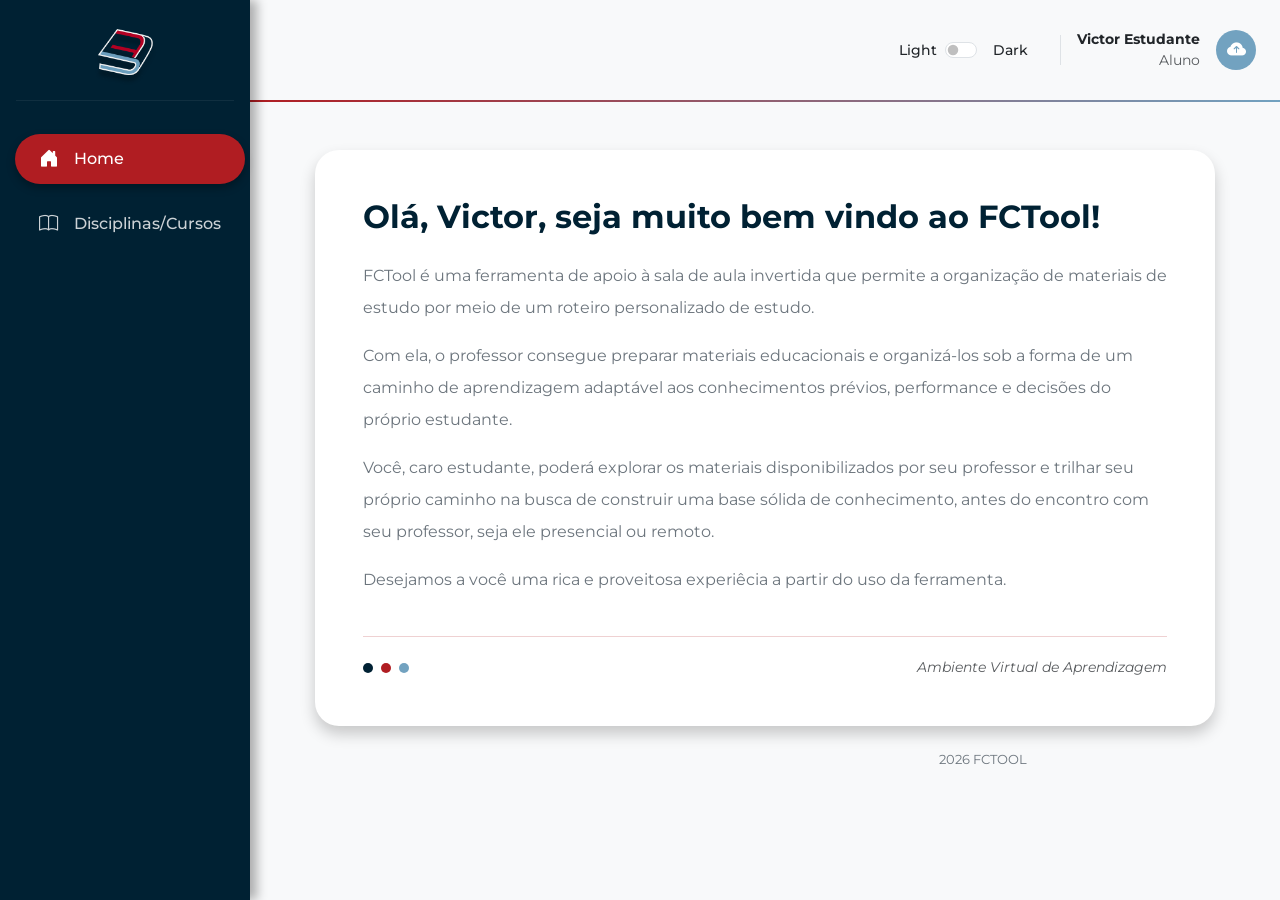
<file: Redesign-FCTOOL/index.html>
<!DOCTYPE html>
<html lang="pt-br">

<head>
    <meta charset="UTF-8">
    <meta name="viewport" content="width=device-width, initial-scale=1.0">
    <title>FCTOOL - Home</title>

    <link href="https://fonts.googleapis.com/css2?family=Montserrat:wght@400;500;700&display=swap" rel="stylesheet">
    <link href="https://cdn.jsdelivr.net/npm/bootstrap@5.3.0/dist/css/bootstrap.min.css" rel="stylesheet">
    <link rel="stylesheet" href="https://cdn.jsdelivr.net/npm/bootstrap-icons@1.11.3/font/bootstrap-icons.css">
    <link rel="stylesheet" href="./style.css">
</head>

<body>
    <!--Menu que só aparece em tela mobile-->
    <div class="offcanvas offcanvas-start" tabindex="-1" id="sidebarMobile">
        <div class="offcanvas-header">
            <img src="./assets/img/logo.png" alt="Logo" class="img-fluid" style="max-width:120px;">
            <button type="button" class="btn-close" data-bs-dismiss="offcanvas"></button>
        </div>
        <div class="offcanvas-body">
            <ul class="nav nav-pills flex-column">
                <li class="nav-item">
                    <a href="index.html" class="nav-link active">
                        <i class="bi bi-house-door-fill me-3"></i> Home
                    </a>
                </li>
                <li class="nav-item">
                    <a href="disciplinas.html" class="nav-link">
                        <i class="bi bi-book me-3"></i> Disciplinas/Cursos
                    </a>
                </li>
            </ul>
        </div>
    </div>


    <div class="container-fluid">
        <!-- flex-nowrap para impedir sobreposição -->
        <div class="row d-flex flex-nowrap">


            <!-- flex-shrink-0 para não ser esmagada -->
            <div class="col-md-2 px-0 sidebar-fctool d-none d-md-block" style="flex-shrink: 0; min-width: 250px;">
                <div class="sidebar-header">
                    <img src="./assets/img/logo.png" alt="Logo" class="img-fluid logo-fctool">
                </div>

                <hr class="mx-3 mt-0 mb-0 opacity-25 text-white">

                <nav class="mt-4">
                    <ul class="nav nav-pills flex-column">
                        <li class="nav-item">
                            <a href="index.html" class="nav-link active">
                                <i class="bi bi-house-door-fill me-3"></i> Home
                            </a>
                        </li>
                        <li class="nav-item">
                            <a href="disciplinas.html" class="nav-link">
                                <i class="bi bi-book me-3"></i> Disciplinas/Cursos
                            </a>
                        </li>
                    </ul>
                </nav>
            </div>


            <div class="flex-fill px-0 bg-light" style="overflow-x: hidden;">


                <header class="topbar-fctool d-flex align-items-center justify-content-between px-4">


                    <button class="btn d-md-none me-3" type="button" data-bs-toggle="offcanvas" data-bs-target="#sidebarMobile">
                        <i class="bi bi-list fs-2"></i>
                    </button>


                    <div class="d-flex align-items-center ms-auto">
                        <div class="d-flex align-items-center me-3">
                            <span class="me-2 small fw-medium">Light</span>
                            <div class="form-check form-switch mb-0">
                                <input class="form-check-input" type="checkbox" id="darkModeSwitch">
                            </div>
                            <span class="ms-2 small fw-medium">Dark</span>
                        </div>

                        <div class="divisor-vertical"></div>

                        <div class="text-end me-3">
                            <p class="mb-0 fw-bold small">Victor Estudante</p>
                            <small class="text-muted d-block">Aluno</small>
                        </div>
                        <div class="user-avatar" style="cursor: pointer;"><i class="bi bi-cloud-arrow-up-fill" style="font-size: 1.2rem;"></i>
                        </div>
                    </div>
                </header>


                <div class="linha-separadora"></div>


                <main class="p-5">

                    <div class="welcome-card shadow-sm p-5">
                        <h2 class="fw-bold mb-4" style="color: var(--tool-blue-black);">
                            Olá, Victor, seja muito bem vindo ao FCTool!
                        </h2>

                        <div class="text-secondary lh-lg text-justify">
                            <p>FCTool é uma ferramenta de apoio à sala de aula invertida que permite a organização de materiais de estudo por meio de um roteiro personalizado de estudo.</p>
                            <p>Com ela, o professor consegue preparar materiais educacionais e organizá-los sob a forma de um caminho de aprendizagem adaptável aos conhecimentos prévios, performance e decisões do próprio estudante.</p>
                            <p>Você, caro estudante, poderá explorar os materiais disponibilizados por seu professor e trilhar seu próprio caminho na busca de construir uma base sólida de conhecimento, antes do encontro com seu professor, seja ele presencial ou remoto.</p>
                            <p>Desejamos a você uma rica e proveitosa experiêcia a partir do uso da ferramenta.</p>
                        </div>

                        <div class="card-divider"></div>


                        <div class="d-flex justify-content-between align-items-center">
                            <div class="d-flex gap-2">
                                <span class="dot dot-dark"></span>
                                <span class="dot dot-red"></span>
                                <span class="dot dot-blue"></span>
                            </div>
                            <em class="text-muted small">Ambiente Virtual de Aprendizagem</em>
                        </div>
                    </div>


                    <p class="footer-copy">2026 FCTOOL</p>
                </main>
            </div>
        </div>
    </div>

    <script src="https://cdn.jsdelivr.net/npm/bootstrap@5.3.0/dist/js/bootstrap.bundle.min.js"></script>

</body>

</html>
</file>
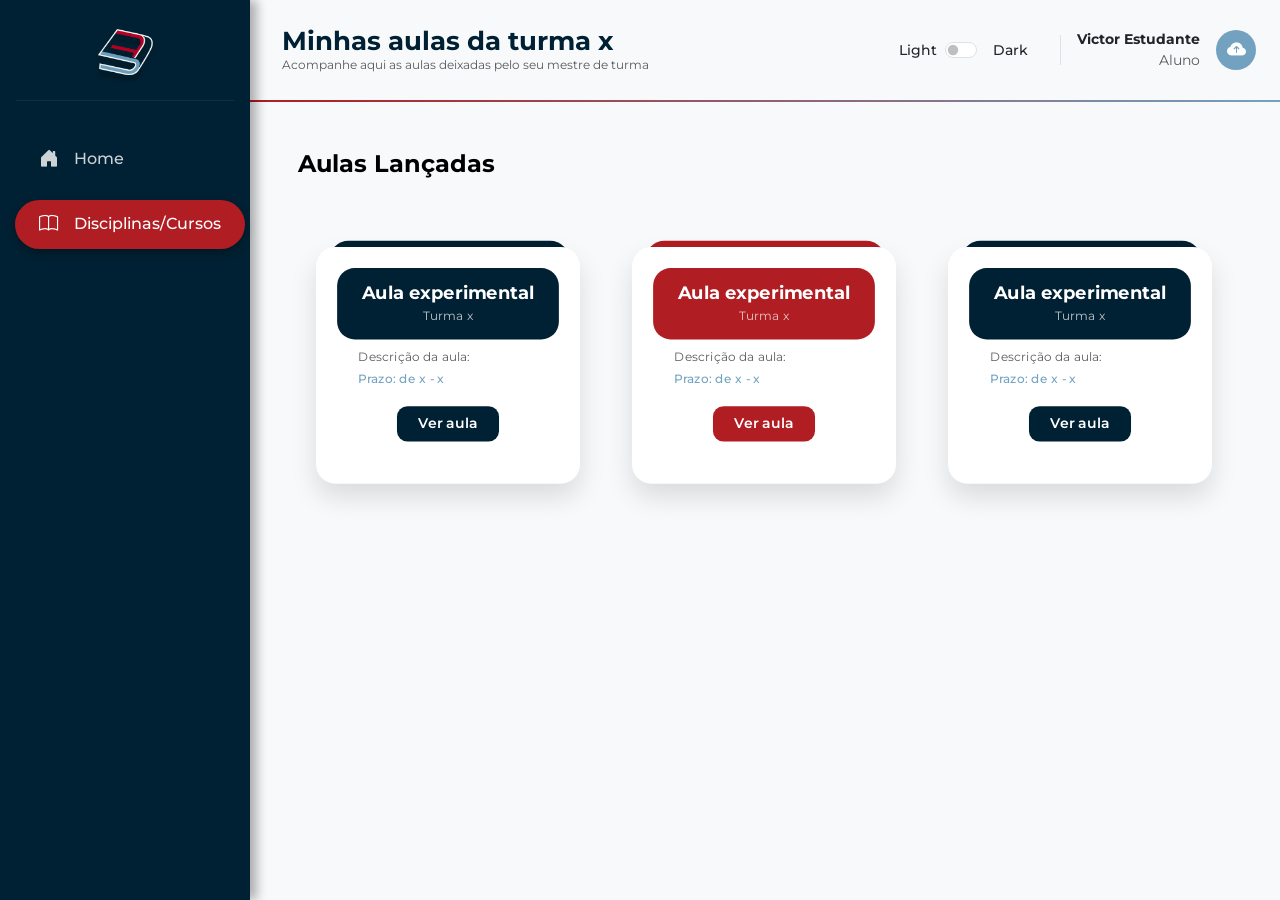
<file: Redesign-FCTOOL/aulas.html>
<!DOCTYPE html>
<html lang="pt-br">

<head>
    <meta charset="UTF-8">
    <meta name="viewport" content="width=device-width, initial-scale=1.0">
    <title>FCTOOL - Minhas Aulas</title>

    <link href="https://fonts.googleapis.com/css2?family=Montserrat:wght@400;500;700&display=swap" rel="stylesheet">
    <link href="https://cdn.jsdelivr.net/npm/bootstrap@5.3.0/dist/css/bootstrap.min.css" rel="stylesheet">
    <link rel="stylesheet" href="https://cdn.jsdelivr.net/npm/bootstrap-icons@1.11.1/font/bootstrap-icons.css">
    <link rel="stylesheet" href="./style.css">
</head>

<body class="aulas-page">

    <div class="container-fluid">
        
        <div class="row d-flex flex-nowrap">

           
            <div class="col-md-2 px-0 sidebar-fctool d-none d-md-block" style="flex-shrink: 0; min-width: 250px; min-height: 100vh;">
                <div class="sidebar-header">
                    <img src="./assets/img/logo.png" alt="Logo" class="img-fluid logo-fctool">
                </div>

                <hr class="mx-3 mt-0 mb-0 opacity-25 text-white">

                <nav class="mt-4">
                    <ul class="nav nav-pills flex-column">
                        <li class="nav-item">
                            <a href="index.html" class="nav-link">
                                <i class="bi bi-house-door-fill me-3"></i> Home
                            </a>
                        </li>
                        <li class="nav-item">
                            <a href="disciplinas.html" class="nav-link active">
                                <i class="bi bi-book me-3"></i> Disciplinas/Cursos
                            </a>
                        </li>
                    </ul>
                </nav>
            </div>

            <div class="flex-fill px-0 bg-light d-flex flex-column" style="overflow-x: hidden;">

                <header class="topbar-fctool d-flex align-items-center justify-content-between px-4">
                    <div class="ps-2">
                        <h2 class="fw-bold mb-0" style="color: var(--tool-blue-black); font-size: 1.6rem;">
                            Minhas aulas da turma x
                        </h2>
                        <p class="text-muted mb-0" style="font-size: 0.75rem;">
                            Acompanhe aqui as aulas deixadas pelo seu mestre de turma
                        </p>
                    </div>

                    <div class="d-flex align-items-center ms-auto">
                        <div class="d-flex align-items-center me-3">
                            <span class="me-2 small fw-medium">Light</span>
                            <div class="form-check form-switch mb-0">
                                <input class="form-check-input" type="checkbox">
                            </div>
                            <span class="ms-2 small fw-medium">Dark</span>
                        </div>
                    </div>

                    <div class="divisor-vertical"></div>

                    <div class="text-end me-3">
                        <p class="mb-0 fw-bold small">Victor Estudante</p>
                        <small class="text-muted d-block">Aluno</small>
                    </div>

                    <div class="user-avatar" style="cursor: pointer;"><i class="bi bi-cloud-arrow-up-fill" style="font-size: 1.2rem;"></i>
                    </div>
                </header>

                <div class="linha-separadora"></div>

                <main class="p-5">
                    <div class="text-black mb-5">
                        <h4 class="fw-bold">Aulas Lançadas</h4>
                    </div>

                    <div class="lista-aulas mt-4">
                        <!-- Aula 1 -->
                        <div class="container-aluno">
                            <div class="fundo-cor-card"></div>
                            <div class="card-text-aluno d-flex flex-column align-items-center p-4">
                                <div class="topo-aula-card p-4 text-center mb-4">
                                    <h5 class="fw-bold mb-1">Aula experimental</h5>
                                    <p class="small mb-0 opacity-75">Turma x</p>
                                </div>
                                <div class="text-center mb-4">
                                    <p class="text-muted small mb-1">Descrição da aula:</p>
                                    <p class="small fw-medium mb-0" style="color: var(--tool-blue-light);">
                                        Prazo: de x - x
                                    </p>
                                </div>
                                <button class="btn-VerAula-final px-4 py-2">
                                    Ver aula
                                </button>
                            </div>
                        </div>

                        <!-- Aula 2 -->
                        <div class="container-aluno">
                            <div class="fundo-cor-card"></div>
                            <div class="card-text-aluno d-flex flex-column align-items-center p-4">
                                <div class="topo-aula-card p-4 text-center mb-4">
                                    <h5 class="fw-bold mb-1">Aula experimental</h5>
                                    <p class="small mb-0 opacity-75">Turma x</p>
                                </div>
                                <div class="text-center mb-4">
                                    <p class="text-muted small mb-1">Descrição da aula:</p>
                                    <p class="small fw-medium mb-0" style="color: var(--tool-blue-light);">
                                        Prazo: de x - x
                                    </p>
                                </div>
                                <button class="btn-VerAula-final px-4 py-2">
                                    Ver aula
                                </button>
                            </div>
                        </div>

                        <!-- Aula 3 -->
                        <div class="container-aluno">
                            <div class="fundo-cor-card"></div>
                            <div class="card-text-aluno d-flex flex-column align-items-center p-4">
                                <div class="topo-aula-card p-4 text-center mb-4">
                                    <h5 class="fw-bold mb-1">Aula experimental</h5>
                                    <p class="small mb-0 opacity-75">Turma x</p>
                                </div>
                                <div class="text-center mb-4">
                                    <p class="text-muted small mb-1">Descrição da aula:</p>
                                    <p class="small fw-medium mb-0" style="color: var(--tool-blue-light);">
                                        Prazo: de x - x
                                    </p>
                                </div>
                                <button class="btn-VerAula-final px-4 py-2">
                                    Ver aula
                                </button>
                            </div>
                        </div>
                    </div>
                </main>
            </div>
        </div>
    </div>
    
    <script src="https://cdn.jsdelivr.net/npm/bootstrap@5.3.0/dist/js/bootstrap.bundle.min.js"></script>
</body>

</html>
</file>
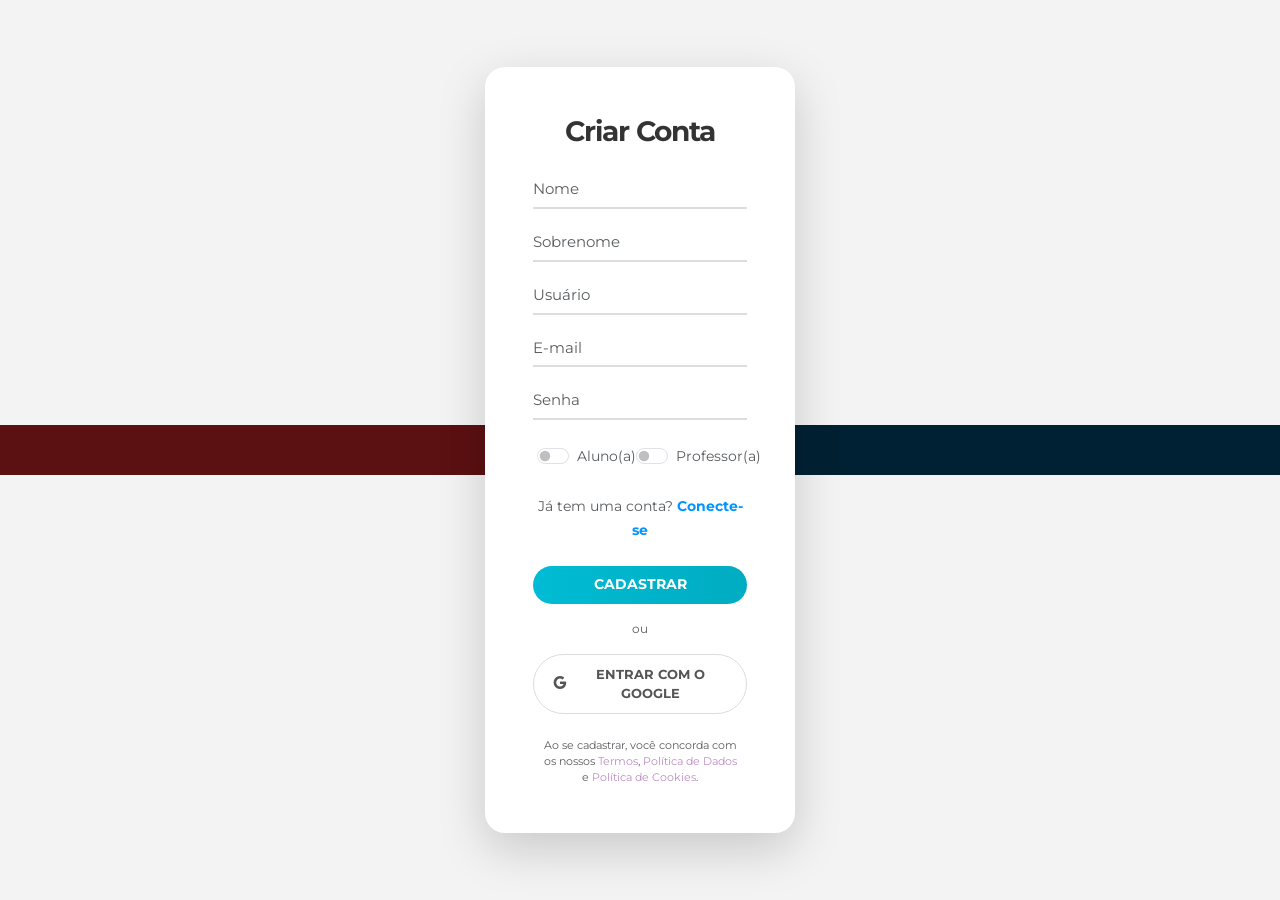
<file: Redesign-FCTOOL/cadastro.html>
<!DOCTYPE html>
<html lang="pt-br">
<head>
    <meta charset="UTF-8">
    <meta name="viewport" content="width=device-width, initial-scale=1.0">
    <title>FCTOOL - Cadastro</title>
    <link href="https://fonts.googleapis.com/css2?family=Montserrat:wght@400;500;700&display=swap" rel="stylesheet">
    <link href="https://cdn.jsdelivr.net/npm/bootstrap@5.3.0/dist/css/bootstrap.min.css" rel="stylesheet">
    <link rel="stylesheet" href="https://cdn.jsdelivr.net/npm/bootstrap-icons@1.11.1/font/bootstrap-icons.css">
    <link rel="stylesheet" href="./style.css">
</head>
<body class="cadastro-page">

    <!-- Faixa bicolor de fundo -->
    <div class="background-stripe"></div>

    <!-- Container do Card -->
    <div class="card cadastro-card-modern shadow-lg border-0 col-11 col-sm-8 col-md-6 col-lg-3">
        <div class="card-body p-4 p-md-5">
            <h2 class="fw-bold mb-4 fs-3 cadastro-title text-center">Criar Conta</h2>

            <form method="POST" action="">
                <div class="mb-3 input-fctool-modern">
                    <input type="text" name="nomeprimeiro" class="form-control" placeholder="Nome" required>
                </div>

                <div class="mb-3 input-fctool-modern">
                    <input type="text" name="sobrenome" class="form-control" placeholder="Sobrenome" required>
                </div>

                <div class="mb-3 input-fctool-modern">
                    <input type="text" name="username" class="form-control" placeholder="Usuário" required>
                </div>

                <div class="mb-3 input-fctool-modern">
                    <input type="email" name="email" class="form-control" placeholder="E-mail" required>
                </div>

                <div class="mb-4 input-fctool-modern">
                    <input type="password" name="password" class="form-control" placeholder="Senha" required>
                </div>

                <div class="d-flex justify-content-between mb-4 px-1">
                    <div class="form-check form-switch">
                        <input class="form-check-input" type="checkbox" name="is_aluno" id="checkAluno">
                        <label class="form-check-label small text-muted" for="checkAluno">Aluno(a)</label>
                    </div>
                    <div class="form-check form-switch">
                        <input class="form-check-input" type="checkbox" name="is_professor" id="checkProf">
                        <label class="form-check-label small text-muted" for="checkProf">Professor(a)</label>
                    </div>
                </div>

                <div class="text-center mb-4">
                    <small class="text-muted">Já tem uma conta? <a href="login.html" class="link-fctool fw-bold text-decoration-none">Conecte-se</a></small>
                </div>

                <button type="submit" class="btn btn-primary-modern w-100 fw-bold py-2 mb-3">
                    CADASTRAR
                </button>

                <div class="text-center text-muted extra-small mb-3">ou</div>

                <a href="index.html" class="btn btn-google-modern w-100">
                    <i class="bi bi-google me-2"></i> 
                    <span>ENTRAR COM O GOOGLE</span>
                </a>
            </form>

            <div class="text-center mt-4 px-2">
                <p class="extra-small text-muted mb-0" style="line-height: 1.4; font-size: 0.7rem;">
                    Ao se cadastrar, você concorda com os nossos 
                    <span style="color: #bc8cc4;">Termos</span>, 
                    <span style="color: #bc8cc4;">Política de Dados</span> e 
                    <span style="color: #bc8cc4;">Política de Cookies</span>.
                </p>
            </div>
        </div>
    </div>

    <script src="https://cdn.jsdelivr.net/npm/bootstrap@5.3.0/dist/js/bootstrap.bundle.min.js"></script>
</body>
</html>
</file>
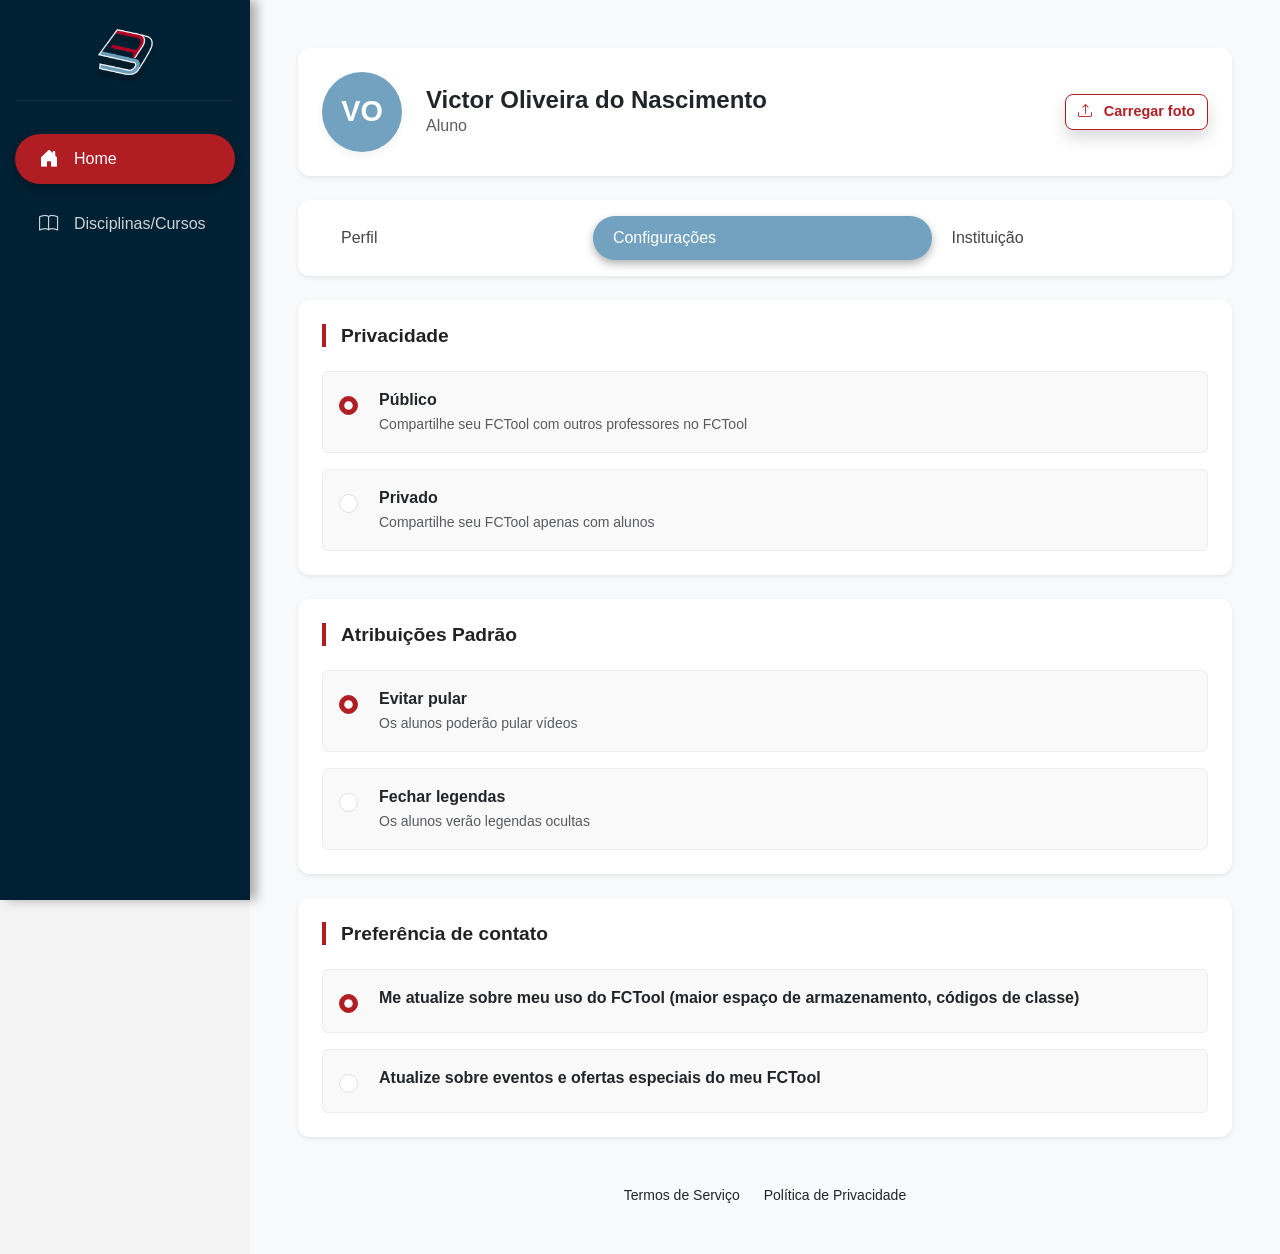
<file: Redesign-FCTOOL/configuracoes.html>
<!DOCTYPE html>
<html lang="pt-br">
<head>
    <meta charset="UTF-8">
    <meta name="viewport" content="width=device-width, initial-scale=1.0">
    <title>FCTOOL - Perfil</title>
    <link href="https://cdn.jsdelivr.net/npm/bootstrap@5.3.0/dist/css/bootstrap.min.css" rel="stylesheet">
    <link rel="stylesheet" href="https://cdn.jsdelivr.net/npm/bootstrap-icons@1.11.3/font/bootstrap-icons.css">
    <link rel="stylesheet" href="./style.css">
</head>
<body>

    <!-- Menu que só aparece em tela mobile -->
    <div class="offcanvas offcanvas-start" tabindex="-1" id="sidebarMobile">
        <div class="offcanvas-header">
            <img src="./assets/img/logo.png" alt="Logo" class="img-fluid" style="max-width:120px;">
            <button type="button" class="btn-close" data-bs-dismiss="offcanvas"></button>
        </div>
        <div class="offcanvas-body">
            <ul class="nav nav-pills flex-column">
                <li class="nav-item">
                    <a href="index.html" class="nav-link active">
                        <i class="bi bi-house-door-fill me-3"></i> Home
                    </a>
                </li>
                <li class="nav-item">
                    <a href="disciplinas.html" class="nav-link">
                        <i class="bi bi-book me-3"></i> Disciplinas/Cursos
                    </a>
                </li>
            </ul>
        </div>
    </div>

    <div class="container-fluid">
       
        <div class="row d-flex flex-nowrap">
            
            
            <div class="col-md-2 px-0 sidebar-fctool d-none d-md-block" style="flex-shrink: 0; min-width: 250px; min-height: 100vh;">
                <div class="sidebar-header">
                    <img src="./assets/img/logo.png" alt="Logo" class="img-fluid logo-fctool">
                </div>
                
                <hr class="mx-3 mt-0 mb-0 opacity-25 text-white">

                <nav class="mt-4">
                    <ul class="nav nav-pills flex-column">
                        <li class="nav-item">
                            <a href="index.html" class="nav-link active">
                                <i class="bi bi-house-door-fill me-3"></i> Home
                            </a>
                        </li>
                        <li class="nav-item">
                            <a href="disciplinas.html" class="nav-link">
                                <i class="bi bi-book me-3"></i> Disciplinas/Cursos
                            </a>
                        </li>
                    </ul>
                </nav>
            </div>

           
            <div class="flex-fill px-0 bg-light" style="min-height: 100vh; overflow-x: hidden;">
                
                <!-- Header Mobile (Botão Hambúrguer) -->
                <header class="d-md-none p-3 bg-white border-bottom">
                    <button class="btn" type="button" data-bs-toggle="offcanvas" data-bs-target="#sidebarMobile">
                        <i class="bi bi-list fs-2"></i>
                    </button>
                </header>

                <main class="p-5">
                    
                  
                    <div class="card card-fctool shadow-sm p-4 mb-4">
                        <div class="d-flex align-items-center justify-content-between flex-wrap gap-3">
                            <div class="d-flex align-items-center">
                                <div class="avatar-perfil me-4">VO</div>
                                <div>
                                    <h4 class="fw-bold mb-0">Victor Oliveira do Nascimento</h4>
                                    <p class="text-muted mb-0">Aluno</p>
                                </div>
                            </div>
                            <button class="btn btn-fctool-outline shadow">
                                <i class="bi bi-upload me-2"></i> Carregar foto
                            </button>
                        </div>
                    </div>

                 
                    <div class="card card-fctool shadow-sm p-2 justify-content-between mb-4">
                        <ul class="nav nav-pills nav-fill nav-perfil">
                            <li class="nav-item"><a class="nav-link" href="perfil.html">Perfil</a></li>
                            <li class="nav-item"><a class="nav-link active" href="#">Configurações</a></li>
                            <li class="nav-item"><a class="nav-link" href="instituicao.html">Instituição</a></li>
                        </ul>
                    </div>

              
                    <div class="card card-fctool shadow-sm p-4 mb-4">
                        <h5 class="titulo-sessao-perfil mb-4">Privacidade</h5>
                        <div class="opcao-privacidade d-flex align-items-start p-3 mb-3 rounded border">
                            <div class="form-check me-3 mt-1">
                                <input class="form-check-input check-fctool" type="radio" name="privacidade" id="publico" checked>
                            </div>
                            <label class="form-check-label" for="publico">
                                <span class="fw-bold d-block text-dark">Público</span>
                                <small class="text-muted">Compartilhe seu FCTool com outros professores no FCTool</small>
                            </label>
                        </div>
                        <div class="opcao-privacidade d-flex align-items-start p-3 rounded border">
                            <div class="form-check me-3 mt-1">
                                <input class="form-check-input check-fctool" type="radio" name="privacidade" id="privado">
                            </div>
                            <label class="form-check-label" for="privado">
                                <span class="fw-bold d-block text-dark">Privado</span>
                                <small class="text-muted">Compartilhe seu FCTool apenas com alunos</small>
                            </label>
                        </div>
                    </div>

                    <div class="card card-fctool shadow-sm p-4 mb-4">
                        <h5 class="titulo-sessao-perfil mb-4">Atribuições Padrão</h5>
                        <div class="opcao-privacidade d-flex align-items-start p-3 mb-3 rounded border">
                            <div class="form-check me-3 mt-1">
                                <input class="form-check-input check-fctool" type="radio" name="atribuicao" id="evitar_pular" checked>
                            </div>
                            <label class="form-check-label" for="evitar_pular">
                                <span class="fw-bold d-block text-dark">Evitar pular</span>
                                <small class="text-muted">Os alunos poderão pular vídeos</small>
                            </label>
                        </div>
                        <div class="opcao-privacidade d-flex align-items-start p-3 rounded border">
                            <div class="form-check me-3 mt-1">
                                <input class="form-check-input check-fctool" type="radio" name="atribuicao" id="fechar_legendas">
                            </div>
                            <label class="form-check-label" for="fechar_legendas">
                                <span class="fw-bold d-block text-dark">Fechar legendas</span>
                                <small class="text-muted">Os alunos verão legendas ocultas</small>
                            </label>
                        </div>
                    </div>

            
                    <div class="card card-fctool shadow-sm p-4 mb-4">
                        <h5 class="titulo-sessao-perfil mb-4">Preferência de contato</h5>
                        <div class="opcao-privacidade d-flex align-items-start p-3 mb-3 rounded border">
                            <div class="form-check me-3 mt-1">
                                <input class="form-check-input check-fctool" type="radio" name="contato" id="atualiza_uso" checked>
                            </div>
                            <label class="form-check-label" for="atualiza_uso">
                                <span class="fw-bold d-block text-dark">Me atualize sobre meu uso do FCTool (maior espaço de armazenamento, códigos de classe)</span>
                            </label>
                        </div>
                        <div class="opcao-privacidade d-flex align-items-start p-3 rounded border">
                            <div class="form-check me-3 mt-1">
                                <input class="form-check-input check-fctool" type="radio" name="contato" id="atualiza_ofertas">
                            </div>
                            <label class="form-check-label" for="atualiza_ofertas">
                                <span class="fw-bold d-block text-dark">Atualize sobre eventos e ofertas especiais do meu FCTool</span>
                            </label>
                        </div>
                    </div>

                    <!-- RODAPÉ -->
                    <div class="d-flex justify-content-center align-items-center gap-4 small fw-medium mt-5">
                        <span>Termos de Serviço</span>
                        <span>Política de Privacidade</span>
                    </div>

                </main>
            </div> 
        </div>
    </div>

    <script src="https://cdn.jsdelivr.net/npm/bootstrap@5.3.0/dist/js/bootstrap.bundle.min.js"></script>
</body>
</html>
</file>
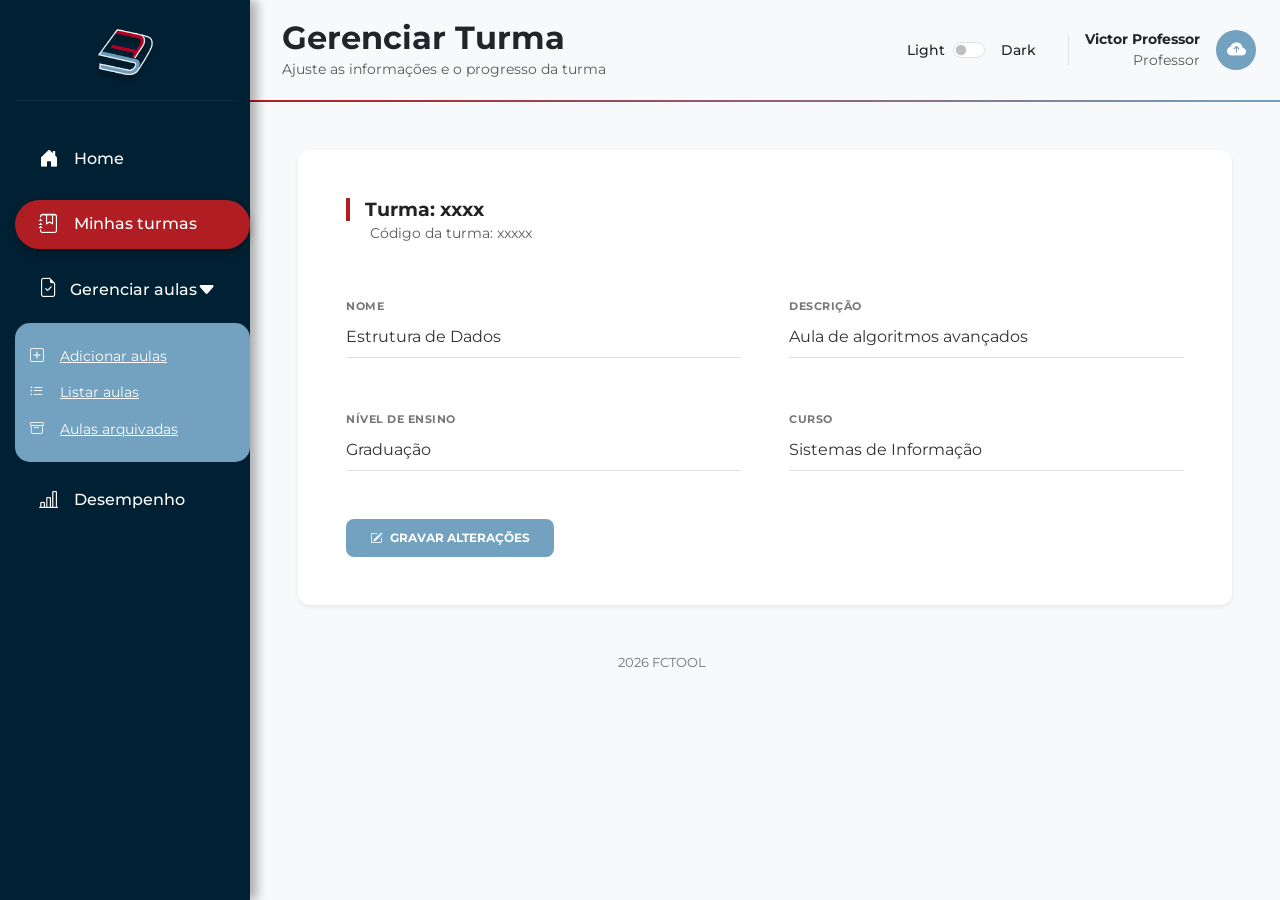
<file: Redesign-FCTOOL/editar.html>
<!DOCTYPE html>
<html lang="pt-br">

<head>
    <meta charset="UTF-8">
    <meta name="viewport" content="width=device-width, initial-scale=1.0">
    <title>Editar turmas</title>
    <link href="https://fonts.googleapis.com/css2?family=Montserrat:wght@400;500;700;800&display=swap" rel="stylesheet">
    <link href="https://cdn.jsdelivr.net/npm/bootstrap@5.3.0/dist/css/bootstrap.min.css" rel="stylesheet">
    <link rel="stylesheet" href="https://cdn.jsdelivr.net/npm/bootstrap-icons@1.11.3/font/bootstrap-icons.css">
    <link rel="stylesheet" href="./style.css">
</head>

<body class="aulas-page">


    <div class="offcanvas offcanvas-start bg-dark-fctool" tabindex="-1" id="sidebarMobile">
        <div class="offcanvas-header">
            <img src="./assets/img/logo.png" alt="Logo" class="img-fluid logo-mobile-fctool" style="max-width:120px;">
            <button type="button" class="btn-close btn-close-white" data-bs-dismiss="offcanvas"></button>
        </div>
        <div class="offcanvas-body px-0">
            <nav>
                <ul class="nav nav-pills flex-column sidebar-fctool-links">
                    <li class="nav-item"><a href="home-prof.html" class="nav-link text-white"><i class="bi bi-house-door-fill me-3"></i> Home</a></li>
                    <li class="nav-item"><a href="minhas_turmas.html" class="nav-link active"><i class="bi bi-journal-bookmark me-3"></i> Minhas turmas</a></li>
                    <li class="nav-item">
                        <a class="nav-link d-flex align-items-center justify-content-between text-white" data-bs-toggle="collapse" href="#menuAulasMobile">
                            <span><i class="bi bi-file-earmark-check me-2"></i> Gerenciar aulas</span>
                            <i class="bi bi-caret-down-fill small"></i>
                        </a>
                        <div class="collapse" id="menuAulasMobile">
                            <div class="sidebar-submenu-container">
                                <ul class="nav flex-column">
                                    <li><a href="#" class="link-submenu"><i class="bi bi-plus-square me-3"></i> Adicionar aulas</a></li>
                                    <li><a href="#" class="link-submenu"><i class="bi bi-list-ul me-3"></i> Listar aulas</a></li>
                                    <li><a href="#" class="link-submenu"><i class="bi bi-archive me-3"></i> Aulas arquivadas</a></li>
                                </ul>
                            </div>
                        </div>
                    </li>
                </ul>
            </nav>
        </div>
    </div>

    <div class="container-fluid">
        <div class="row d-flex flex-nowrap">


            <aside class="col-md-2 px-0 sidebar-fctool d-none d-md-block" style="flex-shrink: 0; min-width: 250px;">
                <div class="sidebar-header">
                    <img src="./assets/img/logo.png" alt="Logo" class="img-fluid logo-fctool">
                </div>
                <hr class="mx-3 mt-0 mb-0 opacity-25 text-white">
                <nav class="mt-4">
                    <ul class="nav nav-pills flex-column">
                        <li class="nav-item"><a href="home-prof.html" class="nav-link text-white"><i class="bi bi-house-door-fill me-3"></i> Home</a></li>
                        <li class="nav-item"><a href="minhas_turmas.html" class="nav-link active"><i class="bi bi-journal-bookmark me-3"></i> Minhas turmas</a></li>
                        <li class="nav-item">
                            <a class="nav-link d-flex align-items-center justify-content-between text-white" data-bs-toggle="collapse" href="#menuAulas" role="button">
                                <span><i class="bi bi-file-earmark-check me-2"></i> Gerenciar aulas</span>
                                <i class="bi bi-caret-down-fill small"></i>
                            </a>
                            <div class="collapse show" id="menuAulas">
                                <div class="sidebar-submenu-container">
                                    <ul class="nav flex-column">
                                        <li><a href="#" class="link-submenu"><i class="bi bi-plus-square me-3"></i> Adicionar aulas</a></li>
                                        <li><a href="#" class="link-submenu"><i class="bi bi-list-ul me-3"></i> Listar aulas</a></li>
                                        <li><a href="#" class="link-submenu"><i class="bi bi-archive me-3"></i> Aulas arquivadas</a></li>
                                    </ul>
                                </div>
                            </div>
                        </li>
                        <li class="nav-item"><a href="#" class="nav-link text-white"><i class="bi bi-bar-chart-line me-3"></i> Desempenho</a></li>
                    </ul>
                </nav>
            </aside>


            <div class="flex-fill px-0 bg-light d-flex flex-column" style="overflow-x: hidden;">


                <header class="topbar-fctool d-flex align-items-center justify-content-between px-4">
                    <button class="btn d-md-none me-3 fs-3" type="button" data-bs-toggle="offcanvas" data-bs-target="#sidebarMobile">
                        <i class="bi bi-list"></i>
                    </button>
                    <div class="ps-2">
                        <h2 class="fw-bold mb-0">Gerenciar Turma</h2>
                        <small class="text-muted">Ajuste as informações e o progresso da turma</small>
                    </div>
                    <div class="d-flex align-items-center ms-auto">
                        <div class="d-flex align-items-center me-3">
                            <span class="me-2 small fw-medium">Light</span>
                            <div class="form-check form-switch mb-0">
                                <input class="form-check-input" type="checkbox" id="darkModeSwitch">
                            </div>
                            <span class="ms-2 small fw-medium">Dark</span>
                        </div>
                        <div class="divisor-vertical"></div>
                        <div class="text-end me-3">
                            <p class="mb-0 fw-bold small">Victor Professor</p>
                            <small class="text-muted d-block">Professor</small>
                        </div>
                        <div class="user-avatar" style="cursor: pointer;">
                            <i class="bi bi-cloud-arrow-up-fill" style="font-size: 1.2rem;"></i>
                        </div>
                    </div>
                </header>

                <div class="linha-separadora"></div>

                <main class="p-4 p-md-5">

                    <div class="card card-fctool shadow-sm p-4 p-md-5 mx-auto manage-card">

                        <div class="mb-5">
                            <h4 class="fw-bold mb-0 titulo-sessao-perfil">Turma: xxxx</h4>
                            <small class="text-muted ps-4">Código da turma: xxxxx</small>
                        </div>

                        <form class="row g-5">
                            <div class="col-md-6">
                                <label class="label-fctool">NOME</label>
                                <input type="text" class="form-control input-fctool" value="Estrutura de Dados">
                            </div>
                            <div class="col-md-6">
                                <label class="label-fctool">DESCRIÇÃO</label>
                                <input type="text" class="form-control input-fctool" value="Aula de algoritmos avançados">
                            </div>
                            <div class="col-md-6">
                                <label class="label-fctool">NÍVEL DE ENSINO</label>
                                <input type="text" class="form-control input-fctool" value="Graduação">
                            </div>
                            <div class="col-md-6">
                                <label class="label-fctool">CURSO</label>
                                <input type="text" class="form-control input-fctool" value="Sistemas de Informação">
                            </div>

                            <div class="col-12 mt-5 text-start">
                                <button type="submit" class="btn btn-blue-light text-white px-4 py-2 d-flex align-items-center gap-2">
                                    <i class="bi bi-pencil-square"></i> GRAVAR ALTERAÇÕES
                                </button>
                            </div>
                        </form>
                    </div>

                    <p class="footer-copy mt-5 text-center">2026 FCTOOL</p>
                </main>
            </div>
        </div>
    </div>

    <script src="https://cdn.jsdelivr.net/npm/bootstrap@5.3.0/dist/js/bootstrap.bundle.min.js"></script>
</body>

</html>
</file>
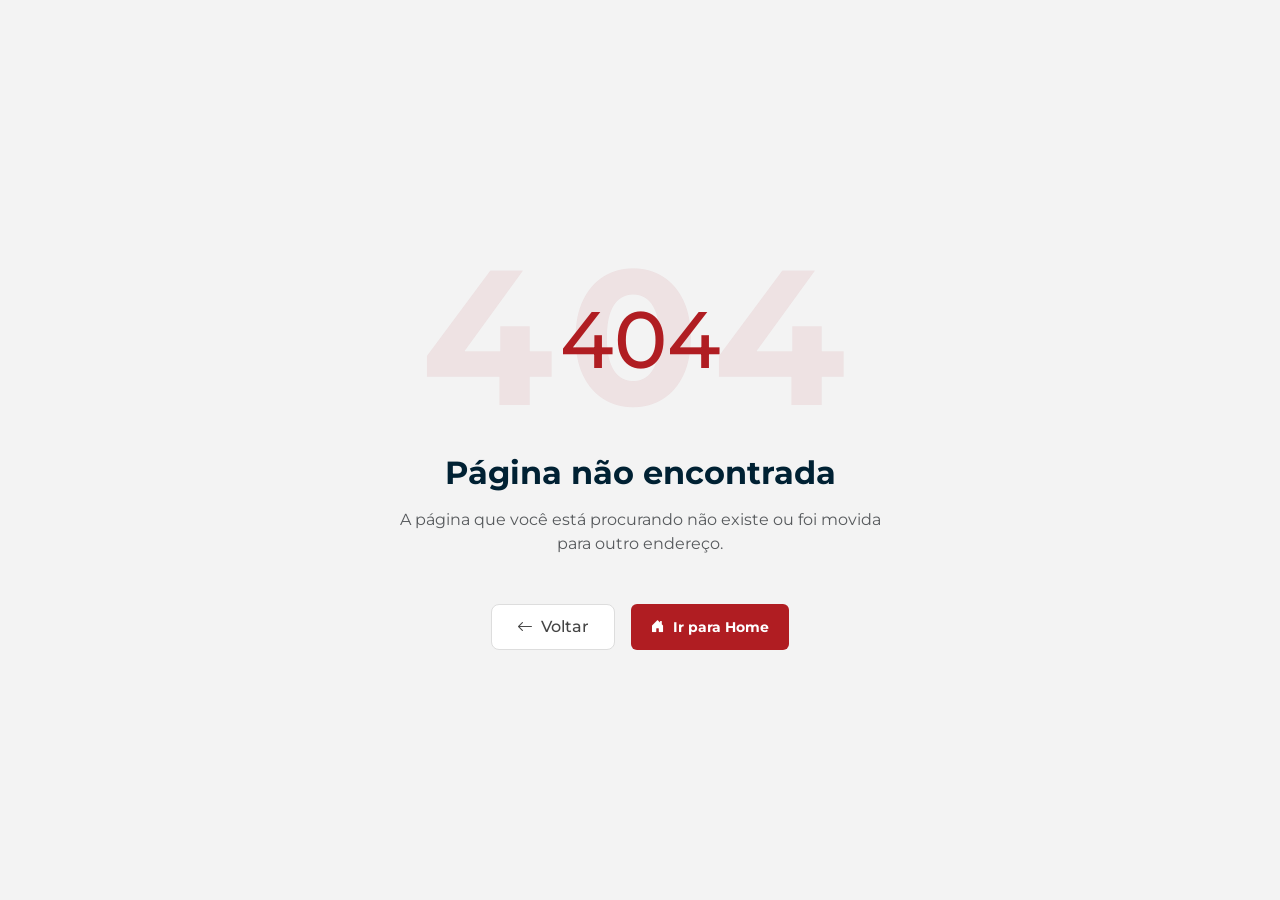
<file: Redesign-FCTOOL/erro.html>
<!DOCTYPE html>
<html lang="pt-br">
<head>
    <meta charset="UTF-8">
    <meta name="viewport" content="width=device-width, initial-scale=1.0">
    <title>FCTOOL - 404 Página não encontrada</title>
    <link href="https://fonts.googleapis.com/css2?family=Montserrat:wght@400;500;700&display=swap" rel="stylesheet">
    <link href="https://cdn.jsdelivr.net/npm/bootstrap@5.3.0/dist/css/bootstrap.min.css" rel="stylesheet">
    <link rel="stylesheet" href="https://cdn.jsdelivr.net/npm/bootstrap-icons@1.11.1/font/bootstrap-icons.css">
    <link rel="stylesheet" href="./style.css">
</head>
<body class="bg-light-404">

    <div class="container d-flex flex-column align-items-center justify-content-center vh-100 text-center">
        
        <div class="error-code-container position-relative mb-4">
            <h1 class="display-1 fw-bold error-bg-text">404</h1>
            <h1 class="error-main-text position-absolute top-50 start-50 translate-middle">404</h1>
        </div>

        <h2 class="fw-bold mb-3" style="color: #002133;">Página não encontrada</h2>
        <p class="text-muted mb-5" style="max-width: 500px;">
            A página que você está procurando não existe ou foi movida para outro endereço.
        </p>

        <div class="d-flex gap-3">
            <div class="d-flex gap-3">
    <a href="" class="btn btn-outline-fctool d-flex align-items-center gap-2 text-decoration-none">
        <i class="bi bi-arrow-left"></i> Voltar
    </a>
    
    <a href="index.html" class="btn btn-fctool-danger d-flex align-items-center gap-2 text-decoration-none">
        <i class="bi bi-house-door-fill"></i> Ir para Home
    </a>
</div>
        </div>
    </div>

</body>
</html>
</file>
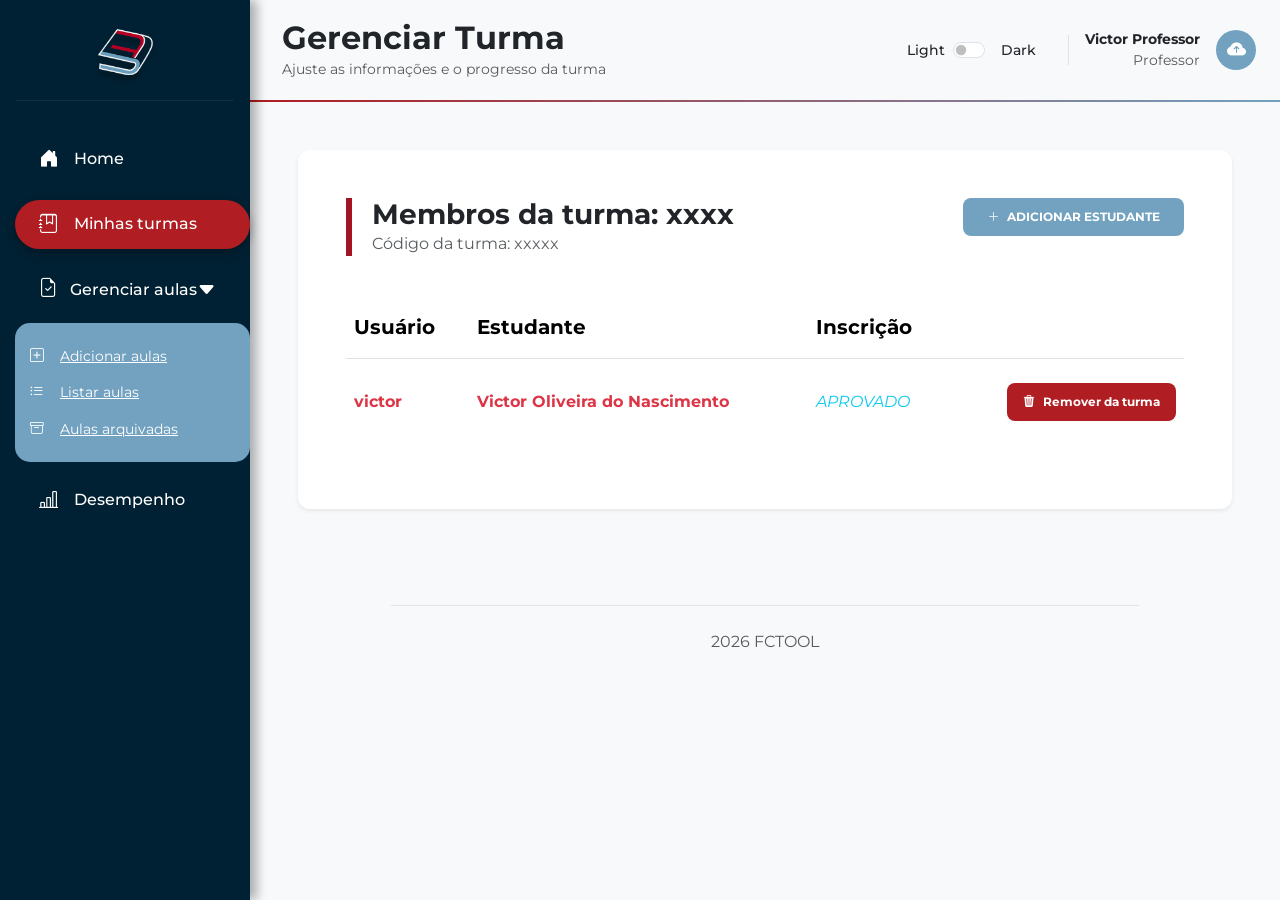
<file: Redesign-FCTOOL/gerenciar.html>
<!DOCTYPE html>
<html lang="pt-br">

<head>
    <meta charset="UTF-8">
    <meta name="viewport" content="width=device-width, initial-scale=1.0">
    <title>Gerenciar Turma</title>
    <link href="https://fonts.googleapis.com/css2?family=Montserrat:wght@400;500;700;800&display=swap" rel="stylesheet">
    <link href="https://cdn.jsdelivr.net/npm/bootstrap@5.3.0/dist/css/bootstrap.min.css" rel="stylesheet">
    <link rel="stylesheet" href="https://cdn.jsdelivr.net/npm/bootstrap-icons@1.11.3/font/bootstrap-icons.css">
    <link rel="stylesheet" href="./style.css">
</head>

<body class="aulas-page">


    <div class="offcanvas offcanvas-start bg-dark-fctool" tabindex="-1" id="sidebarMobile">
        <div class="offcanvas-header">
            <img src="./assets/img/logo.png" alt="Logo" class="img-fluid logo-mobile-fctool" style="max-width:120px;">
            <button type="button" class="btn-close btn-close-white" data-bs-dismiss="offcanvas"></button>
        </div>
        <div class="offcanvas-body px-0">
            <nav>
                <ul class="nav nav-pills flex-column sidebar-fctool-links">
                    <li class="nav-item"><a href="home-prof.html" class="nav-link text-white"><i class="bi bi-house-door-fill me-3"></i> Home</a></li>
                    <li class="nav-item"><a href="minhas_turmas.html" class="nav-link active"><i class="bi bi-journal-bookmark me-3"></i> Minhas turmas</a></li>
                    <li class="nav-item">
                        <a class="nav-link d-flex align-items-center justify-content-between text-white" data-bs-toggle="collapse" href="#menuAulasMobile">
                            <span><i class="bi bi-file-earmark-check me-2"></i> Gerenciar aulas</span>
                            <i class="bi bi-caret-down-fill small"></i>
                        </a>
                        <div class="collapse" id="menuAulasMobile">
                            <div class="sidebar-submenu-container">
                                <ul class="nav flex-column">
                                    <li><a href="#" class="link-submenu"><i class="bi bi-plus-square me-3"></i> Adicionar aulas</a></li>
                                    <li><a href="#" class="link-submenu"><i class="bi bi-list-ul me-3"></i> Listar aulas</a></li>
                                    <li><a href="#" class="link-submenu"><i class="bi bi-archive me-3"></i> Aulas arquivadas</a></li>
                                </ul>
                            </div>
                        </div>
                    </li>
                </ul>
            </nav>
        </div>
    </div>

    <div class="container-fluid">
        <div class="row d-flex flex-nowrap">


            <aside class="col-md-2 px-0 sidebar-fctool d-none d-md-block" style="flex-shrink: 0; min-width: 250px;">
                <div class="sidebar-header">
                    <img src="./assets/img/logo.png" alt="Logo" class="img-fluid logo-fctool">
                </div>
                <hr class="mx-3 mt-0 mb-0 opacity-25 text-white">
                <nav class="mt-4">
                    <ul class="nav nav-pills flex-column">
                        <li class="nav-item"><a href="#" class="nav-link text-white"><i class="bi bi-house-door-fill me-3"></i> Home</a></li>
                        <li class="nav-item"><a href="#" class="nav-link active"><i class="bi bi-journal-bookmark me-3"></i> Minhas turmas</a></li>
                        <li class="nav-item">
                            <a class="nav-link d-flex align-items-center justify-content-between text-white" data-bs-toggle="collapse" href="#menuAulas" role="button">
                                <span><i class="bi bi-file-earmark-check me-2"></i> Gerenciar aulas</span>
                                <i class="bi bi-caret-down-fill small"></i>
                            </a>
                            <div class="collapse show" id="menuAulas">
                                <div class="sidebar-submenu-container">
                                    <ul class="nav flex-column">
                                        <li><a href="#" class="link-submenu"><i class="bi bi-plus-square me-3"></i> Adicionar aulas</a></li>
                                        <li><a href="#" class="link-submenu"><i class="bi bi-list-ul me-3"></i> Listar aulas</a></li>
                                        <li><a href="#" class="link-submenu"><i class="bi bi-archive me-3"></i> Aulas arquivadas</a></li>
                                    </ul>
                                </div>
                            </div>
                        </li>
                        <li class="nav-item"><a href="#" class="nav-link text-white"><i class="bi bi-bar-chart-line me-3"></i> Desempenho</a></li>
                    </ul>
                </nav>
            </aside>


            <div class="flex-fill px-0 bg-light d-flex flex-column" style="overflow-x: hidden;">


                <header class="topbar-fctool d-flex align-items-center justify-content-between px-4">
                    <button class="btn d-md-none me-3 fs-3" type="button" data-bs-toggle="offcanvas" data-bs-target="#sidebarMobile">
                        <i class="bi bi-list"></i>
                    </button>
                    <div class="ps-2">
                        <h2 class="fw-bold mb-0">Gerenciar Turma</h2>
                        <small class="text-muted">Ajuste as informações e o progresso da turma</small>
                    </div>
                    <div class="d-flex align-items-center ms-auto">
                        <div class="d-flex align-items-center me-3">
                            <span class="me-2 small fw-medium">Light</span>
                            <div class="form-check form-switch mb-0">
                                <input class="form-check-input" type="checkbox" id="darkModeSwitch">
                            </div>
                            <span class="ms-2 small fw-medium">Dark</span>
                        </div>
                        <div class="divisor-vertical"></div>
                        <div class="text-end me-3">
                            <p class="mb-0 fw-bold small">Victor Professor</p>
                            <small class="text-muted d-block">Professor</small>
                        </div>
                        <div class="user-avatar" style="cursor: pointer;">
                            <i class="bi bi-cloud-arrow-up-fill" style="font-size: 1.2rem;"></i>
                        </div>
                    </div>
                </header>

                <div class="linha-separadora"></div>

                <main class="p-4 p-md-5">
                    <div class="card card-fctool shadow-sm p-4 p-md-5 mx-auto manage-card">

                        <div class="d-flex justify-content-between align-items-start mb-5">
                            <div style="border-left: 6px solid #a31525; padding-left: 20px;">
                                <h3 class="fw-bold mb-0">Membros da turma: xxxx</h3>
                                <p class="text-muted mb-0">Código da turma: xxxxx</p>
                            </div>
                            <button class="btn btn-blue-light text-white px-4 py-2 d-flex align-items-center gap-2" style="background-color: #72a2c0;">
                                <i class="bi bi-plus-lg"></i> ADICIONAR ESTUDANTE
                            </button>
                        </div>

                        <div class="table-responsive">
                            <table class="table table-borderless align-middle">
                                <thead>
                                    <tr class="border-bottom">
                                        <th class="pb-3 fs-5 fw-bold">Usuário</th>
                                        <th class="pb-3 fs-5 fw-bold">Estudante</th>
                                        <th class="pb-3 fs-5 fw-bold">Inscrição</th>
                                        <th></th>
                                    </tr>
                                </thead>
                                <tbody>
                                    <tr>
                                        <td class="py-4 text-danger fw-bold">victor</td>
                                        <td class="py-4 text-danger fw-bold">Victor Oliveira do Nascimento</td>
                                        <td class="py-4 text-info fst-italic">APROVADO</td>
                                        <td class="py-4 text-end">
                                            <button class="btn btn-red-prof px-3 d-flex align-items-center gap-2 ms-auto">
                                                <i class="bi bi-trash3-fill"></i> Remover da turma
                                            </button>
                                        </td>
                                    </tr>
                                </tbody>
                            </table>
                        </div>
                    </div>

                    <div class="mt-5 pt-5 text-center">
                        <hr style="width: 80%; margin: 0 auto; opacity: 0.1;">
                        <p class="mt-4 text-muted">2026 FCTOOL</p>
                    </div>
            </div>
        </div>

        <script src="https://cdn.jsdelivr.net/npm/bootstrap@5.3.0/dist/js/bootstrap.bundle.min.js"></script>
</body>

</html>
</file>
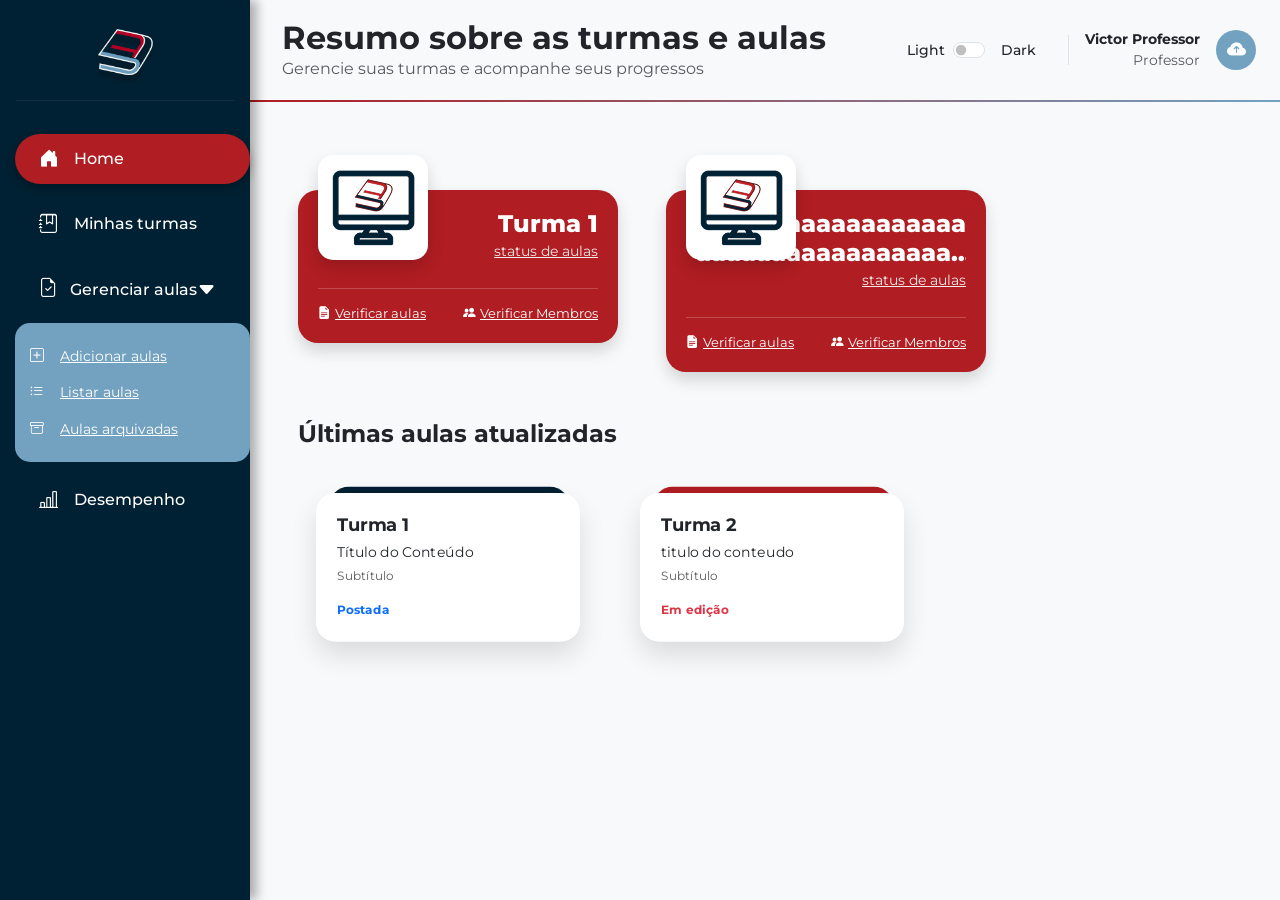
<file: Redesign-FCTOOL/home-prof.html>
<!DOCTYPE html>
<html lang="pt-br">

<head>
    <meta charset="UTF-8">
    <meta name="viewport" content="width=device-width, initial-scale=1.0">
    <title>Home prof</title>
    <link href="https://fonts.googleapis.com/css2?family=Montserrat:wght@400;500;700;800&display=swap" rel="stylesheet">
    <link href="https://cdn.jsdelivr.net/npm/bootstrap@5.3.0/dist/css/bootstrap.min.css" rel="stylesheet">
    <link rel="stylesheet" href="https://cdn.jsdelivr.net/npm/bootstrap-icons@1.11.3/font/bootstrap-icons.css">
    <link rel="stylesheet" href="./style.css">
</head>

<body class="aulas-page">


    <div class="offcanvas offcanvas-start bg-dark-fctool" tabindex="-1" id="sidebarMobile">
        <div class="offcanvas-header">
            <img src="./assets/img/logo.png" alt="Logo" class="img-fluid logo-mobile-fctool">
            <button type="button" class="btn-close btn-close-white" data-bs-dismiss="offcanvas"></button>
        </div>
        <div class="offcanvas-body px-0">
            <nav>
                <ul class="nav nav-pills flex-column sidebar-fctool-links">
                    <li class="nav-item"><a href="#" class="nav-link active"><i class="bi bi-house-door-fill me-3"></i> Home</a></li>
                    <li class="nav-item"><a href="minhas_turmas.html" class="nav-link text-white"><i class="bi bi-journal-bookmark me-3"></i> Minhas turmas</a></li>
                    <li class="nav-item">
                        <a class="nav-link d-flex align-items-center justify-content-between text-white" data-bs-toggle="collapse" href="#menuAulasMobile">
                            <span><i class="bi bi-file-earmark-check me-2"></i> Gerenciar aulas</span>
                            <i class="bi bi-caret-down-fill small"></i>
                        </a>
                        <div class="collapse" id="menuAulasMobile">
                            <div class="sidebar-submenu-container">
                                <ul class="nav flex-column">
                                    <li><a href="#" class="link-submenu"><i class="bi bi-plus-square me-3"></i> Adicionar aulas</a></li>
                                    <li><a href="#" class="link-submenu"><i class="bi bi-list-ul me-3"></i> Listar aulas</a></li>
                                    <li><a href="#" class="link-submenu"><i class="bi bi-archive me-3"></i> Aulas arquivadas</a></li>
                                </ul>
                            </div>
                        </div>
                    </li>
                </ul>
            </nav>
        </div>
    </div>

    <div class="container-fluid">
        <div class="row d-flex flex-nowrap">


            <div class="col-md-2 px-0 sidebar-fctool d-none d-md-block" style="flex-shrink: 0; min-width: 250px;">
                <div class="sidebar-header">
                    <img src="./assets/img/logo.png" alt="Logo" class="img-fluid logo-fctool">
                </div>
                <hr class="mx-3 mt-0 mb-0 opacity-25 text-white">
                <nav class="mt-4">
                    <ul class="nav nav-pills flex-column">
                        <li class="nav-item"><a href="#" class="nav-link active"><i class="bi bi-house-door-fill me-3"></i> Home</a></li>
                        <li class="nav-item"><a href="minhas_turmas.html" class="nav-link text-white"><i class="bi bi-journal-bookmark me-3"></i> Minhas turmas</a></li>
                        <li class="nav-item">
                            <a class="nav-link d-flex align-items-center justify-content-between nav-gerenciar-aulas text-white" data-bs-toggle="collapse" href="#menuAulas" role="button">
                                <span><i class="bi bi-file-earmark-check me-2"></i> Gerenciar aulas</span>
                                <i class="bi bi-caret-down-fill small"></i>
                            </a>
                            <div class="collapse show" id="menuAulas">
                                <div class="sidebar-submenu-container">
                                    <ul class="nav flex-column">
                                        <li><a href="#" class="link-submenu"><i class="bi bi-plus-square me-3"></i> Adicionar aulas</a></li>
                                        <li><a href="#" class="link-submenu"><i class="bi bi-list-ul me-3"></i> Listar aulas</a></li>
                                        <li><a href="#" class="link-submenu"><i class="bi bi-archive me-3"></i> Aulas arquivadas</a></li>
                                    </ul>
                                </div>
                            </div>
                        </li>
                        <li class="nav-item"><a href="#" class="nav-link text-white"><i class="bi bi-bar-chart-line me-3"></i> Desempenho</a></li>
                    </ul>
                </nav>
            </div>


            <div class="flex-fill px-0 bg-light d-flex flex-column" style="overflow-x: hidden;">

                <header class="topbar-fctool d-flex align-items-center justify-content-between px-4">
                    <button class="btn d-md-none me-3" type="button" data-bs-toggle="offcanvas" data-bs-target="#sidebarMobile">
                        <i class="bi bi-list fs-2"></i>
                    </button>
                    <div class="ps-2">
                        <h2 class="fw-bold mb-0">Resumo sobre as turmas e aulas</h2>
                        <p class="text-muted mb-0">Gerencie suas turmas e acompanhe seus progressos</p>
                    </div>
                    <div class="d-flex align-items-center ms-auto">
                        <div class="d-flex align-items-center me-3">
                            <span class="me-2 small fw-medium">Light</span>
                            <div class="form-check form-switch mb-0">
                                <input class="form-check-input" type="checkbox" id="darkModeSwitch">
                            </div>
                            <span class="ms-2 small fw-medium">Dark</span>
                        </div>
                        <div class="divisor-vertical"></div>
                        <div class="text-end me-3">
                            <p class="mb-0 fw-bold small">Victor Professor</p>
                            <small class="text-muted d-block">Professor</small>
                        </div>
                        <div class="user-avatar" style="cursor: pointer;">
                            <i class="bi bi-cloud-arrow-up-fill" style="font-size: 1.2rem;"></i>
                        </div>
                    </div>
                </header>

                <div class="linha-separadora"></div>

                <main class="p-4 p-md-5">

                    <div class="d-flex flex-wrap gap-5 justify-content-center justify-content-md-start align-items-start">
                        <div class="container-card-turma shadow bg-red-fctool">
                            <div class="icone-moldura-azul shadow">
                                <img src="./assets/img/classe.png" alt="Monitor" class="img-fluid">
                            </div>
                            <div class="corpo-card-turma">
                                <h5 class="titulo-turma-prof">Turma 1</h5>
                                <span class="status-turma-prof">status de aulas</span>
                            </div>
                            <div class="footer-turma-prof justify-content-between">
                                <a href="#" class="link-turma-prof"><i class="bi bi-file-earmark-text-fill me-1"></i> Verificar aulas</a>
                                <a href="#" class="link-turma-prof"><i class="bi bi-people-fill me-1"></i> Verificar Membros</a>
                            </div>
                        </div>

                        <div class="container-card-turma shadow bg-blue-light-fctool">
                            <div class="icone-moldura-azul shadow">
                                <img src="./assets/img/classe.png" alt="Monitor" class="img-fluid">
                            </div>
                            <div class="corpo-card-turma">
                                <h5 class="titulo-turma-prof">aaaaaaaaaaaaaaaaaaaaaaaaaaaaaaaaaaaaaaaaaaaaaaaaaaaaa</h5>
                                <span class="status-turma-prof">status de aulas</span>
                            </div>
                            <div class="footer-turma-prof justify-content-between">
                                <a href="#" class="link-turma-prof"><i class="bi bi-file-earmark-text-fill me-1"></i> Verificar aulas</a>
                                <a href="#" class="link-turma-prof"><i class="bi bi-people-fill me-1"></i> Verificar Membros</a>
                            </div>
                        </div>
                    </div>


                    <h4 class="mt-5 mb-4 fw-bold">Últimas aulas atualizadas</h4>
                    <div class="d-flex flex-wrap gap-4 justify-content-center justify-content-md-start">
                        <div class="container-aluno">
                            <div class="fundo-cor-card bg-dark-fctool"></div>
                            <div class="card-text-aluno p-4">
                                <h5  class="fw-bold">Turma 1</h5>
                                <p class="mb-1">Título do Conteúdo</p>
                                <p class="small text-muted">Subtítulo</p>
                                <span class="text-primary small fw-bold">Postada</span>

                            </div>
                        </div>

                        <div class="container-aluno">
                            <div class="fundo-cor-card bg-red-fctool"></div>
                            <div class="card-text-aluno p-4">
                                <h5 class="fw-bold">Turma 2</h5>
                                <p class="mb-1">titulo do conteudo</p>
                                <p class="small text-muted">Subtítulo</p>
                                <span class="text-danger small fw-bold">Em edição</span>

                            </div>
                        </div>
                    </div>
                </main>
            </div>
        </div>
    </div>

    <script src="https://cdn.jsdelivr.net/npm/bootstrap@5.3.0/dist/js/bootstrap.bundle.min.js"></script>
</body>

</html>
</file>
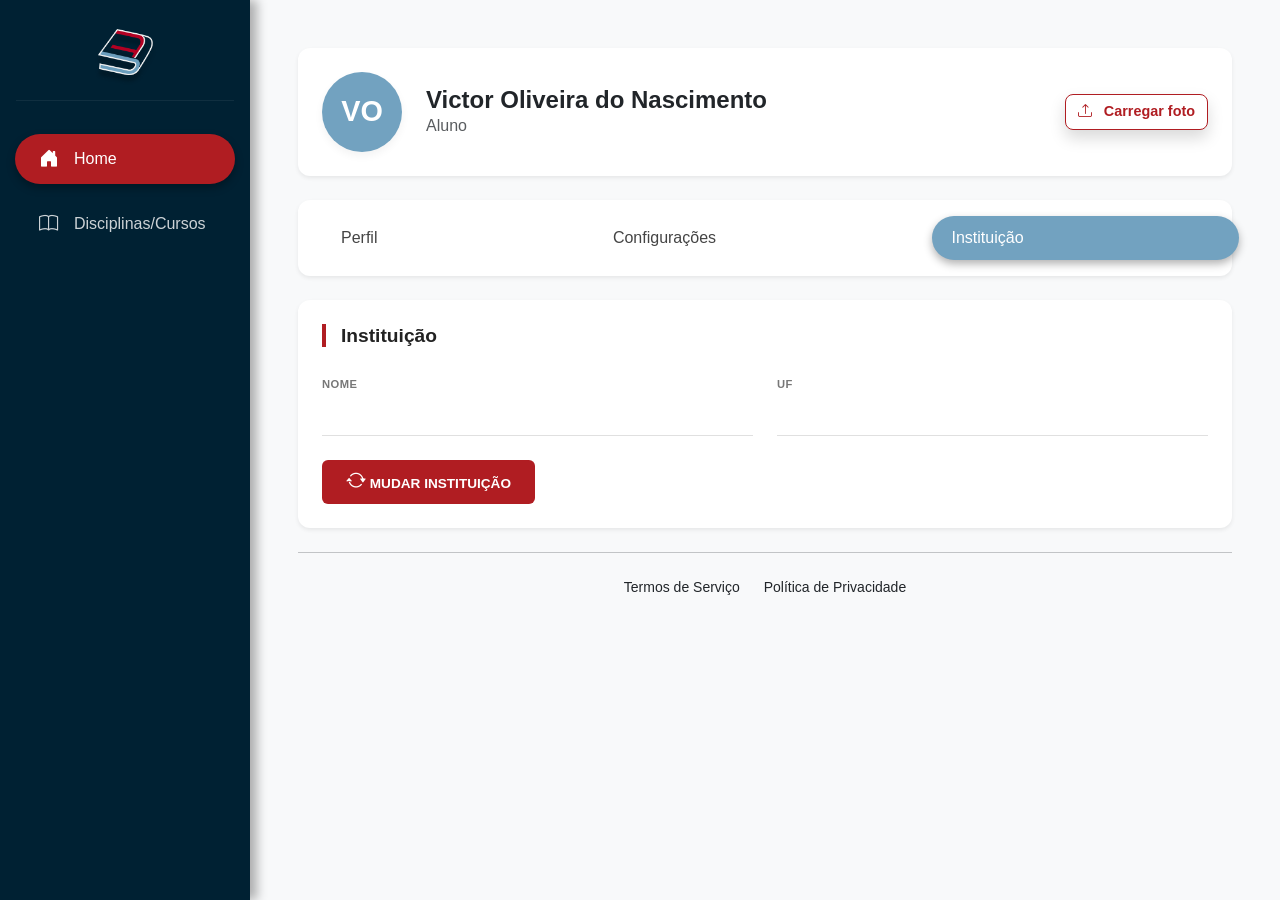
<file: Redesign-FCTOOL/instituicao.html>
<!DOCTYPE html>
<html lang="pt-br">
<head>
    <meta charset="UTF-8">
    <meta name="viewport" content="width=device-width, initial-scale=1.0">
    <title>FCTOOL - Perfil</title>
    <link href="https://cdn.jsdelivr.net/npm/bootstrap@5.3.0/dist/css/bootstrap.min.css" rel="stylesheet">
    <link rel="stylesheet" href="https://cdn.jsdelivr.net/npm/bootstrap-icons@1.11.3/font/bootstrap-icons.css">
    <link rel="stylesheet" href="./style.css">
</head>
<body>

    <!-- Menu que só aparece em tela mobile -->
    <div class="offcanvas offcanvas-start" tabindex="-1" id="sidebarMobile">
        <div class="offcanvas-header">
            <img src="./assets/img/logo.png" alt="Logo" class="img-fluid" style="max-width:120px;">
            <button type="button" class="btn-close" data-bs-dismiss="offcanvas"></button>
        </div>
        <div class="offcanvas-body">
            <ul class="nav nav-pills flex-column">
                <li class="nav-item">
                    <a href="index.html" class="nav-link active">
                        <i class="bi bi-house-door-fill me-3"></i> Home
                    </a>
                </li>
                <li class="nav-item">
                    <a href="disciplinas.html" class="nav-link">
                        <i class="bi bi-book me-3"></i> Disciplinas/Cursos
                    </a>
                </li>
            </ul>
        </div>
    </div>

    <div class="container-fluid">
    
        <div class="row d-flex flex-nowrap">
            
            
            <div class="col-md-2 px-0 sidebar-fctool d-none d-md-block" style="flex-shrink: 0; min-width: 250px;">
                <div class="sidebar-header">
                    <img src="./assets/img/logo.png" alt="Logo" class="img-fluid logo-fctool">
                </div>
                
                <hr class="mx-3 mt-0 mb-0 opacity-25 text-white">

                <nav class="mt-4">
                    <ul class="nav nav-pills flex-column">
                        <li class="nav-item">
                            <a href="index.html" class="nav-link active">
                                <i class="bi bi-house-door-fill me-3"></i> Home
                            </a>
                        </li>
                        <li class="nav-item">
                            <a href="disciplinas.html" class="nav-link">
                                <i class="bi bi-book me-3"></i> Disciplinas/Cursos
                            </a>
                        </li>
                    </ul>
                </nav>
            </div>

            
            <div class="flex-fill px-0 bg-light" style="min-height: 100vh; overflow-x: hidden;">
                
                <!-- Header Mobile (Botão Hambúrguer) -->
                <header class="d-md-none p-3 bg-white border-bottom">
                    <button class="btn" type="button" data-bs-toggle="offcanvas" data-bs-target="#sidebarMobile">
                        <i class="bi bi-list fs-2"></i>
                    </button>
                </header>

                <main class="p-5">
                    
                    
                    <div class="card card-fctool shadow-sm p-4 mb-4">
                        <div class="d-flex align-items-center justify-content-between flex-wrap gap-3">
                            <div class="d-flex align-items-center">
                                <div class="avatar-perfil me-4">VO</div>
                                <div>
                                    <h4 class="fw-bold mb-0">Victor Oliveira do Nascimento</h4>
                                    <p class="text-muted mb-0">Aluno</p>
                                </div>
                            </div>
                            <button class="btn btn-fctool-outline shadow">
                                <i class="bi bi-upload me-2"></i> Carregar foto
                            </button>
                        </div>
                    </div>

                    
                    <div class="card card-fctool shadow-sm p-2 justify-content-between mb-4">
                        <ul class="nav nav-pills nav-fill nav-perfil">
                            <li class="nav-item"><a class="nav-link" href="perfil.html">Perfil</a></li>
                            <li class="nav-item"><a class="nav-link" href="configuracoes.html">Configurações</a></li>
                            <li class="nav-item"><a class="nav-link active" href="#">Instituição</a></li>
                        </ul>
                    </div>

                    
                    
                    <div class="card card-fctool shadow-sm p-4 mb-4">
                        <h5 class="titulo-sessao-perfil mb-4">Instituição</h5>
                        <form class="row g-4">
                            <div class="col-md-6">
                                <label class="label-fctool">Nome</label>
                                <input type="text" class="form-control input-fctool">
                            </div>
                            <div class="col-md-6">
                                <label class="label-fctool">UF</label>
                                <input type="text" class="form-control input-fctool">
                            </div>
        
                            <div class="col-12">
                                <button type="submit" class="btn btn-fctool-danger px-4"> 
                                    <i class="bi bi-arrow-repeat text-white fs-5"></i> MUDAR INSTITUIÇÃO
                                </button>
                            </div>
                        </form>
                    </div>

                
                    <hr>
                    <div class="d-flex justify-content-center align-items-center mt-4 gap-4 small fw-medium">
                        <span>Termos de Serviço</span>
                        <span>Política de Privacidade</span>
                    </div>

                </main>
            </div> 
        </div> 
    </div> 

    <script src="https://cdn.jsdelivr.net/npm/bootstrap@5.3.0/dist/js/bootstrap.bundle.min.js"></script>
</body>
</html>
</file>
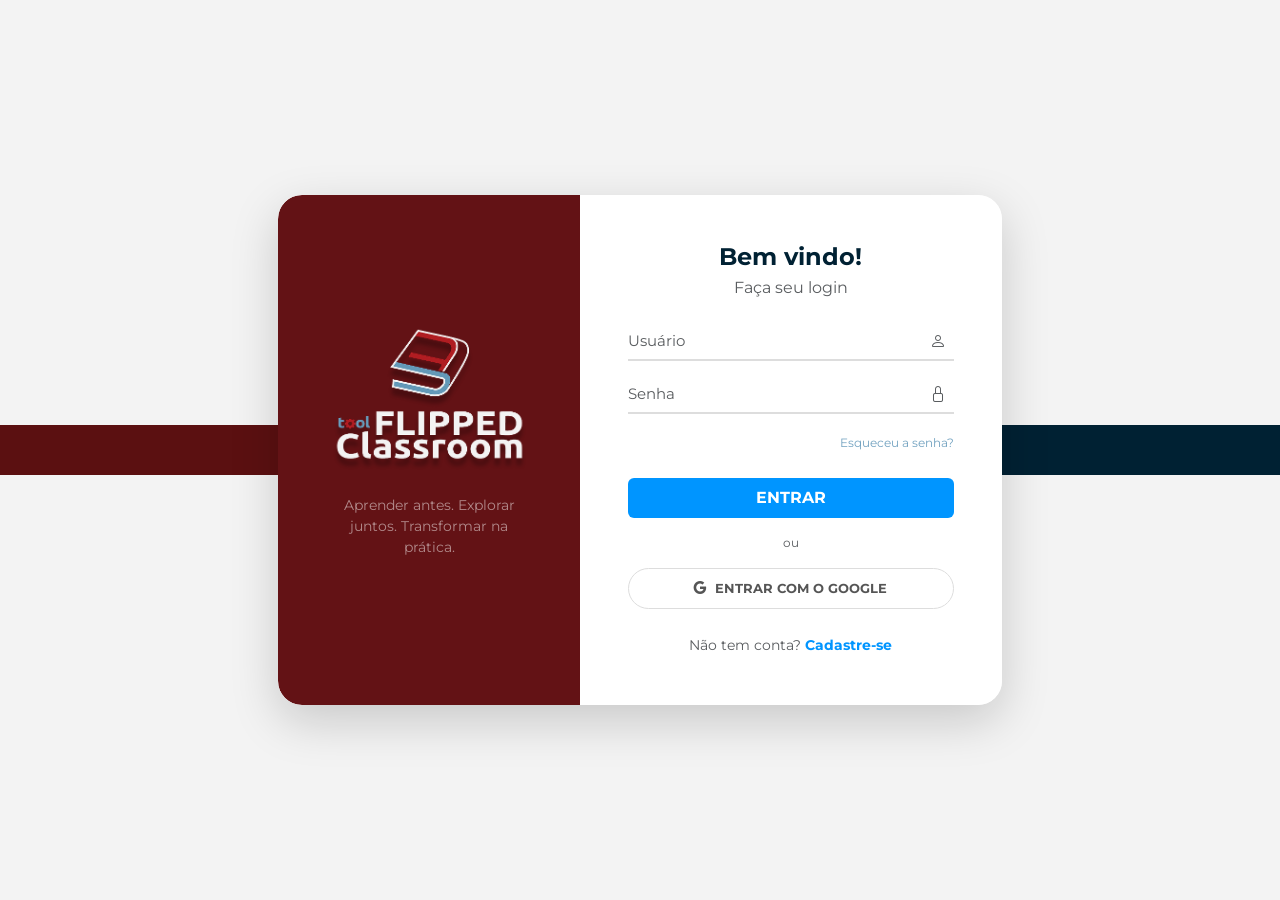
<file: Redesign-FCTOOL/login.html>
<!DOCTYPE html>
<html lang="pt-br">
<head>
    <meta charset="UTF-8">
    <meta name="viewport" content="width=device-width, initial-scale=1.0">
    <title>FCTOOL - Login</title>
    <link href="https://fonts.googleapis.com/css2?family=Montserrat:wght@400;500;700&display=swap" rel="stylesheet">
    <link href="https://cdn.jsdelivr.net/npm/bootstrap@5.3.0/dist/css/bootstrap.min.css" rel="stylesheet">
    <link rel="stylesheet" href="https://cdn.jsdelivr.net/npm/bootstrap-icons@1.11.1/font/bootstrap-icons.css">
    <link rel="stylesheet" href="./style.css">
</head>
<body class="login-page">

    <div class="background-stripe"></div>

    <!-- Card Duplo: Lado Esquerdo (Logo) e Lado Direito (Form) -->
    <div class="card login-card-double shadow-lg border-0 col-11 col-md-10 col-lg-8 col-xl-7">
        <div class="row g-0 h-100">
            
            <!-- LADO ESQUERDO: Some no mobile -->
            <div class="col-lg-5 d-none d-lg-flex flex-column align-items-center justify-content-center brand-side p-5 text-center">
                <img src="./assets/img/LogoLoginn.png" alt="Logo FCTOOL" class="img-fluid mb-4" style="max-width: 200px;">
                
                <p class="text-white-50 small">Aprender antes. Explorar juntos. Transformar na prática.</p>
            </div>

            <!-- LADO DIREITO: Formulário -->
            <div class="col-lg-7 d-flex align-items-center justify-content-center bg-white p-4 p-md-5 right-side">
                <div class="w-100" style="max-width: 350px;">
                    <div class="text-center mb-4">
                        <h4 class="fw-bold mb-1" style="color: var(--tool-blue-black);">Bem vindo!</h4>
                        <p class="text-muted">Faça seu login</p>
                    </div>

                    <form method="POST">
                        <div class="mb-3 input-fctool-modern position-relative">
                            <input type="text" name="usuario" class="form-control" placeholder="Usuário" required>
                            <i class="bi bi-person position-absolute end-0 top-50 translate-middle-y text-muted pe-2"></i>
                        </div>

                        <div class="mb-3 input-fctool-modern position-relative">
                            <input type="password" name="password" class="form-control" placeholder="Senha" required>
                            <i class="bi bi-lock position-absolute end-0 top-50 translate-middle-y text-muted pe-2"></i>
                        </div>

                        <div class="text-end mb-4">
                            <a href="#" class="extra-small text-decoration-none" style="color: var(--tool-blue-light);">Esqueceu a senha?</a>
                        </div>

                        <button type="submit" class="btn btn-primary-fctool w-100 fw-bold py-2 mb-3">ENTRAR</button>
                        
                        <div class="text-center text-muted extra-small mb-3">ou</div>

                        <a href="#" class="btn btn-google-modern w-100 mb-4">
                           <i class="bi bi-google me-2"></i> 
                            ENTRAR COM O GOOGLE
                        </a>

                        <div class="text-center">
                            <small class="text-muted">Não tem conta? <a href="cadastro.html" class="link-fctool fw-bold text-decoration-none">Cadastre-se</a></small>
                        </div>
                    </form>
                </div>
            </div>
        </div>
    </div>

</body>
</html>
</file>
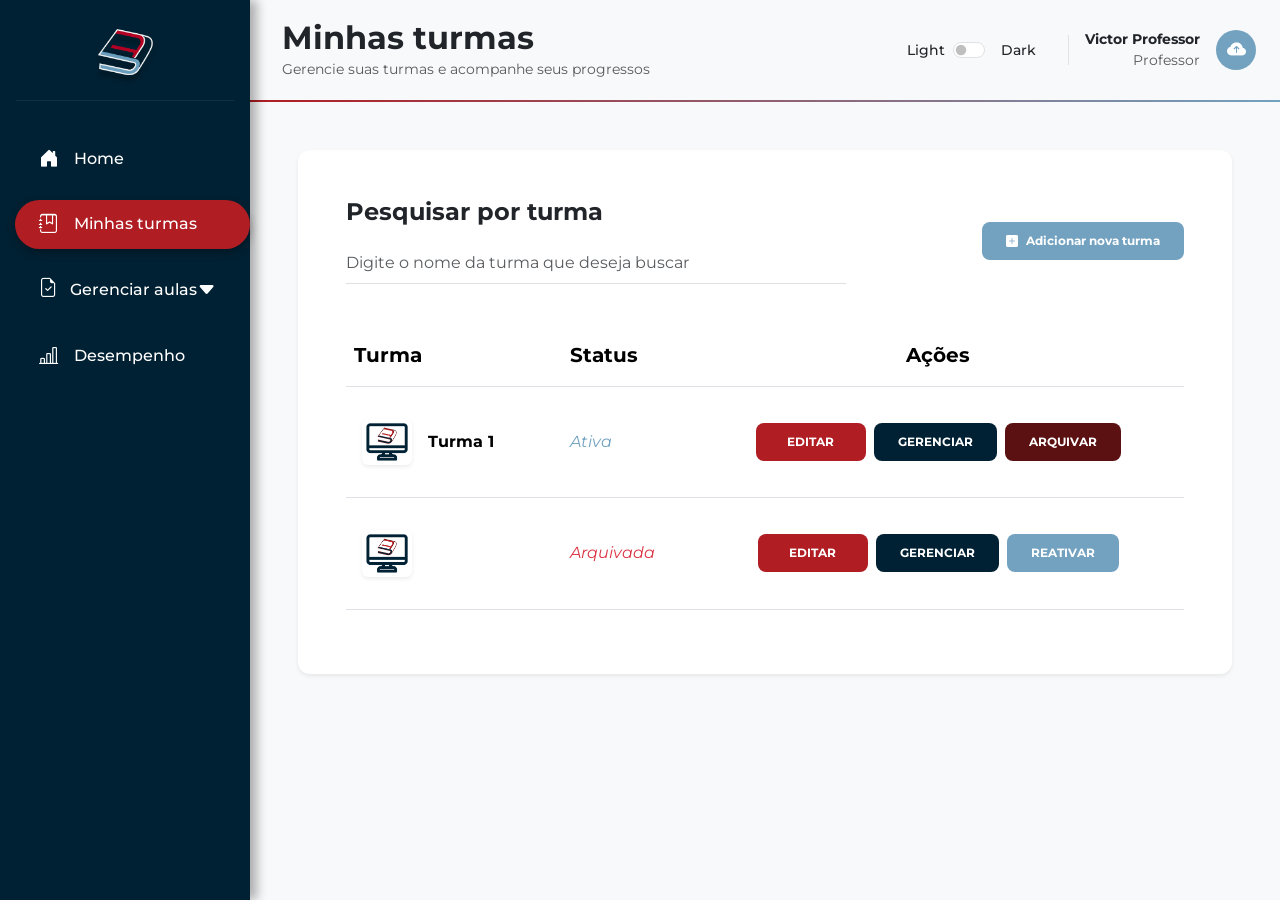
<file: Redesign-FCTOOL/minhas_turmas.html>
<!DOCTYPE html>
<html lang="pt-br">

<head>
    <meta charset="UTF-8">
    <meta name="viewport" content="width=device-width, initial-scale=1.0">
    <title>Minhas Turmas</title>
    <link href="https://fonts.googleapis.com/css2?family=Montserrat:wght@400;500;700;800&display=swap" rel="stylesheet">
    <link href="https://cdn.jsdelivr.net/npm/bootstrap@5.3.0/dist/css/bootstrap.min.css" rel="stylesheet">
    <link rel="stylesheet" href="https://cdn.jsdelivr.net/npm/bootstrap-icons@1.11.3/font/bootstrap-icons.css">
    <link rel="stylesheet" href="./style.css">
</head>

<body class="aulas-page">

    <!-- Menu Offcanvas (Mobile) -->
    <div class="offcanvas offcanvas-start bg-dark-fctool" tabindex="-1" id="sidebarMobile">
        <div class="offcanvas-header">
            <img src="./assets/img/logo.png" alt="Logo" class="img-fluid logo-mobile-fctool" style="max-width:120px;">
            <button type="button" class="btn-close btn-close-white" data-bs-dismiss="offcanvas"></button>
        </div>
        <div class="offcanvas-body px-0">
            <nav>
                <ul class="nav nav-pills flex-column sidebar-fctool-links">
                    <li class="nav-item"><a href="home-prof.html" class="nav-link text-white"><i class="bi bi-house-door-fill me-3"></i> Home</a></li>
                    <li class="nav-item"><a href="#" class="nav-link active"><i class="bi bi-journal-bookmark me-3"></i> Minhas turmas</a></li>
                    <li class="nav-item">
                        <a class="nav-link d-flex align-items-center justify-content-between text-white" data-bs-toggle="collapse" href="#menuAulasMobile">
                            <span><i class="bi bi-file-earmark-check me-2"></i> Gerenciar aulas</span>
                            <i class="bi bi-caret-down-fill small"></i>
                        </a>
                        <div class="collapse" id="menuAulasMobile">
                            <div class="sidebar-submenu-container">
                                <ul class="nav flex-column">
                                    <li><a href="#" class="link-submenu"><i class="bi bi-plus-square me-3"></i> Adicionar aulas</a></li>
                                    <li><a href="#" class="link-submenu"><i class="bi bi-list-ul me-3"></i> Listar</a></li>
                                    <li><a href="#" class="link-submenu">Aulas arquivadas</a></li>
                                </ul>
                            </div>
                        </div>
                    </li>
                </ul>
            </nav>
        </div>
    </div>

    <div class="container-fluid">
        <div class="row d-flex flex-nowrap">


            <aside class="col-md-2 px-0 sidebar-fctool d-none d-md-block" style="flex-shrink: 0; min-width: 250px;">
                <div class="sidebar-header">
                    <img src="./assets/img/logo.png" alt="Logo" class="img-fluid logo-fctool">
                </div>
                <hr class="mx-3 mt-0 mb-0 opacity-25 text-white">
                <nav class="mt-4">
                    <ul class="nav nav-pills flex-column">
                        <li class="nav-item"><a href="home-prof.html" class="nav-link text-white"><i class="bi bi-house-door-fill me-3"></i> Home</a></li>
                        <li class="nav-item"><a href="#" class="nav-link active"><i class="bi bi-journal-bookmark me-3"></i> Minhas turmas</a></li>
                        <li class="nav-item">
                            <a class="nav-link d-flex align-items-center justify-content-between text-white" data-bs-toggle="collapse" href="#menuAulas" role="button">
                                <span><i class="bi bi-file-earmark-check me-2"></i> Gerenciar aulas</span>
                                <i class="bi bi-caret-down-fill small"></i>
                            </a>
                            <div class="collapse" id="menuAulas">
                                <div class="sidebar-submenu-container">
                                    <ul class="nav flex-column">
                                        <li><a href="#" class="link-submenu"><i class="bi bi-plus-square me-3"></i> Adicionar aulas</a></li>
                                        <li><a href="#" class="link-submenu"><i class="bi bi-list-ul me-3"></i> Listar aulas</a></li>
                                        <li><a href="#" class="link-submenu"><i class="bi bi-archive me-3"></i> Aulas arquivadas</a></li>
                                    </ul>
                                </div>
                            </div>
                        </li>
                        <li class="nav-item"><a href="#" class="nav-link text-white"><i class="bi bi-bar-chart-line me-3"></i> Desempenho</a></li>
                    </ul>
                </nav>
            </aside>


            <div class="flex-fill px-0 bg-light d-flex flex-column" style="overflow-x: hidden;">


                <header class="topbar-fctool d-flex align-items-center justify-content-between px-4">
                    <button class="btn d-md-none me-3 fs-3" type="button" data-bs-toggle="offcanvas" data-bs-target="#sidebarMobile">
                        <i class="bi bi-list"></i>
                    </button>
                    <div class="ps-2">
                        <h2 class="fw-bold mb-0">Minhas turmas</h2>
                        <small class="text-muted">Gerencie suas turmas e acompanhe seus progressos</small>
                    </div>
                    <div class="d-flex align-items-center ms-auto">
                        <div class="d-flex align-items-center me-3">
                            <span class="me-2 small fw-medium">Light</span>
                            <div class="form-check form-switch mb-0">
                                <input class="form-check-input" type="checkbox" id="darkModeSwitch">
                            </div>
                            <span class="ms-2 small fw-medium">Dark</span>
                        </div>
                        <div class="divisor-vertical"></div>
                        <div class="text-end me-3">
                            <p class="mb-0 fw-bold small">Victor Professor</p>
                            <small class="text-muted d-block">Professor</small>
                        </div>
                        <div class="user-avatar" style="cursor: pointer;">
                            <i class="bi bi-cloud-arrow-up-fill" style="font-size: 1.2rem;"></i>
                        </div>
                    </div>
                </header>

                <div class="linha-separadora"></div>

                <main class="p-4 p-md-5">

                    <div class="card card-fctool shadow-sm p-4 p-md-5 mx-auto" style="max-width: 1700px;">
                        <div class="d-flex flex-column flex-md-row justify-content-between align-items-start align-items-md-center mb-5 gap-3">
                            <div class="w-100" style="max-width: 500px;">
                                <h4 class="fw-bold mb-3">Pesquisar por turma</h4>
                                <div class="position-relative">

                                    <input type="text" class="form-control input-fctool ps-5" placeholder="Digite o nome da turma que deseja buscar">
                                </div>
                            </div>
                            <button class="btn btn-blue-light text-white d-flex align-items-center gap-2 px-4 py-2">
                                <i class="bi bi-plus-square-fill"></i> Adicionar nova turma
                            </button>
                        </div>

                        <div class="table-responsive">
                            <table class="table table-borderless align-middle">
                                <thead>
                                    <tr class="border-bottom">
                                        <th class="pb-3 fs-5 fw-bold">Turma</th>
                                        <th class="pb-3 fs-5 fw-bold">Status</th>
                                        <th class="pb-3 fs-5 fw-bold text-center">Ações</th>
                                    </tr>
                                </thead>
                                <tbody>
                                    <tr class="border-bottom">
                                        <td class="py-4">
                                            <div class="d-flex align-items-center bg-red-fctool text-white rounded-3 p-2" style="max-width: 250px;">
                                                <div class="bg-white rounded-2 p-1 me-3 shadow-sm" style="width: 50px;">
                                                    <img src="./assets/img/classe.png" class="img-fluid" alt="Icon">
                                            
                                                </div>
                                                <span class="fw-bold text-black">Turma 1</span>
                                            </div>
                                        </td>
                                        <td class="py-4"><span class="fst-italic" style="color: #72a2c0;">Ativa</span></td>
                                        <td class="py-4">
                                            <div class="d-flex justify-content-center gap-2">
                                                <a class="btn btn-red-prof px-4" href="./editar.html">EDITAR</a>
                                                <a class="btn btn-dark-prof px-4" href="./gerenciar.html">GERENCIAR</a>
                                                <a class="btn btn-dark-red-prof px-4">ARQUIVAR</a>
                                            </div>
                                        </td>
                                    </tr>
                                    <tr class="border-bottom">
                                        <td class="py-4">
                                            <div class="d-flex align-items-center bg-blue-light-fctool text-white rounded-3 p-2" style="max-width: 250px;">
                                                <div class="bg-white rounded-2 p-1 me-3 shadow-sm" style="width: 50px;">
                                                    <img src="./assets/img/classe.png" class="img-fluid" alt="Icon">
                                                </div>
                                                <span class="fw-bold">Turma 2</span>
                                            </div>
                                        </td>
                                        <td class="py-4"><span class="fst-italic text-danger">Arquivada</span></td>
                                        <td class="py-4">
                                            <div class="d-flex justify-content-center gap-2">
                                                <button class="btn btn-red-prof px-4">EDITAR</button>
                                                <button class="btn btn-dark-prof px-4">GERENCIAR</button>
                                                <button class="btn btn-blue-light px-4 text-white">REATIVAR</button>
                                            </div>
                                        </td>
                                    </tr>
                                </tbody>
                            </table>
                        </div>
                    </div>
                </main>
            </div>
        </div>
    </div>

    <script src="https://cdn.jsdelivr.net/npm/bootstrap@5.3.0/dist/js/bootstrap.bundle.min.js"></script>
</body>

</html>
</file>
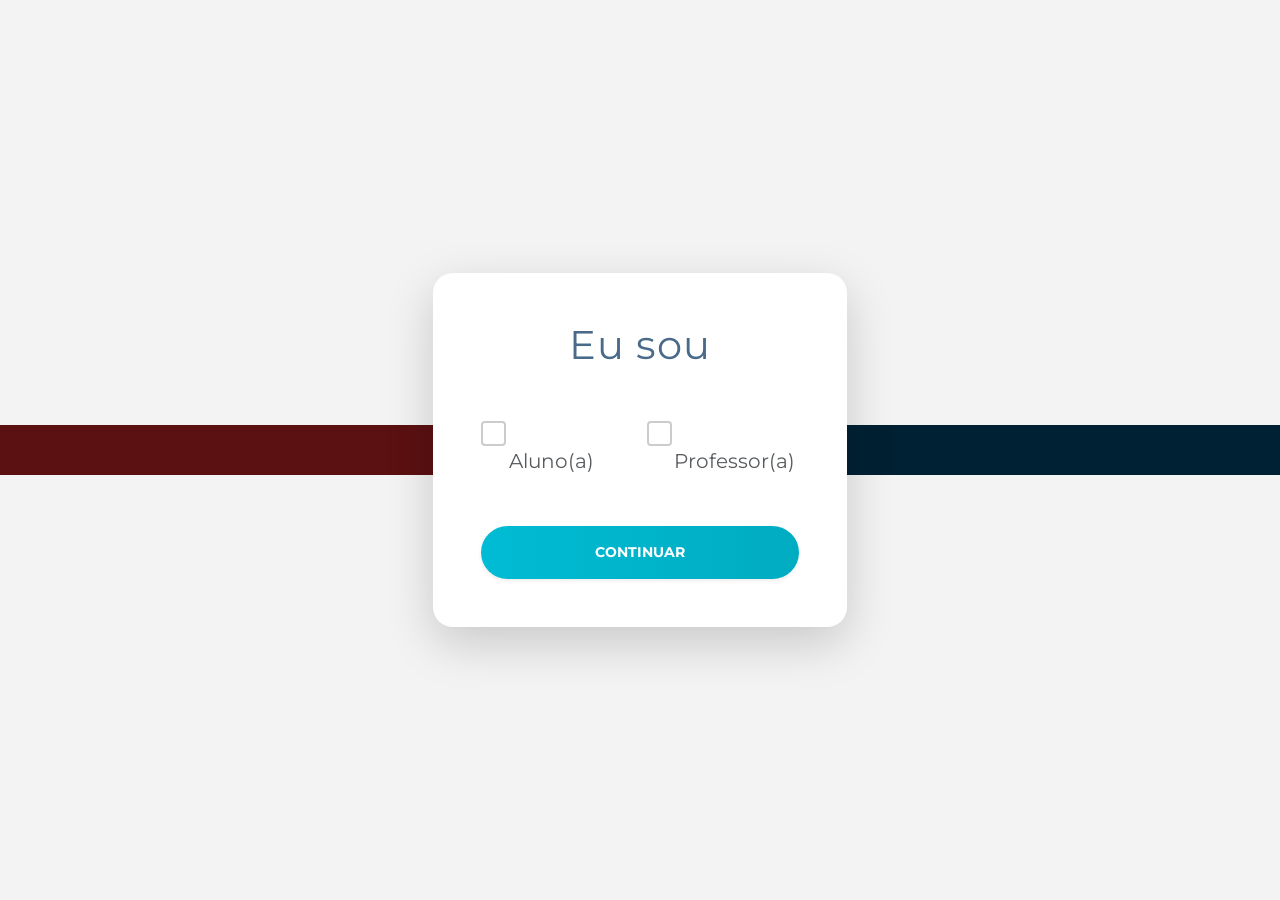
<file: Redesign-FCTOOL/option.html>
<!DOCTYPE html>
<html lang="pt-br">

<head>
  <meta charset="UTF-8">
  <meta name="viewport" content="width=device-width, initial-scale=1.0">
  <title>FCTOOL - Seleção de Perfil</title>
  <link href="https://fonts.googleapis.com/css2?family=Montserrat:wght@400;500;700&display=swap" rel="stylesheet">
  <link href="https://cdn.jsdelivr.net/npm/bootstrap@5.3.0/dist/css/bootstrap.min.css" rel="stylesheet">
  <link rel="stylesheet" href="https://cdn.jsdelivr.net/npm/bootstrap-icons@1.11.1/font/bootstrap-icons.css">
  <link rel="stylesheet" href="./style.css">
</head>

<body class="cadastro-page">


  <div class="background-stripe"></div>

  <!-- Card centralizado -->
  <div class="card cadastro-card-modern shadow-lg border-0 col-11 col-sm-8 col-md-6 col-lg-4">
    <div class="card-body p-5 text-center">

      <h1 class="fw-normal mb-5" style="color: #4a6a8a; font-size: 2.5rem;">Eu sou</h1>

      <form action="index.html" method="GET">
        <div class="d-flex justify-content-center gap-5 mb-5">
          <!-- Opção Aluno -->
          <div class="form-check custom-option">
            <input class="form-check-input custom-check" type="checkbox" name="perfil" id="perfilAluno" value="aluno">
            <label class="form-check-label fs-5 text-muted" for="perfilAluno">
              Aluno(a)
            </label>
          </div>


          <div class="form-check custom-option">
            <input class="form-check-input custom-check" type="checkbox" name="perfil" id="perfilProf" value="professor">
            <label class="form-check-label fs-5 text-muted" for="perfilProf">
              Professor(a)
            </label>
          </div>
        </div>


        <button type="submit" class="btn btn-primary-modern w-100 py-3 fw-bold shadow-sm">
          CONTINUAR
        </button>
      </form>

    </div>
  </div>

  <script src="https://cdn.jsdelivr.net/npm/bootstrap@5.3.0/dist/js/bootstrap.bundle.min.js"></script>
</body>

</html>
</file>
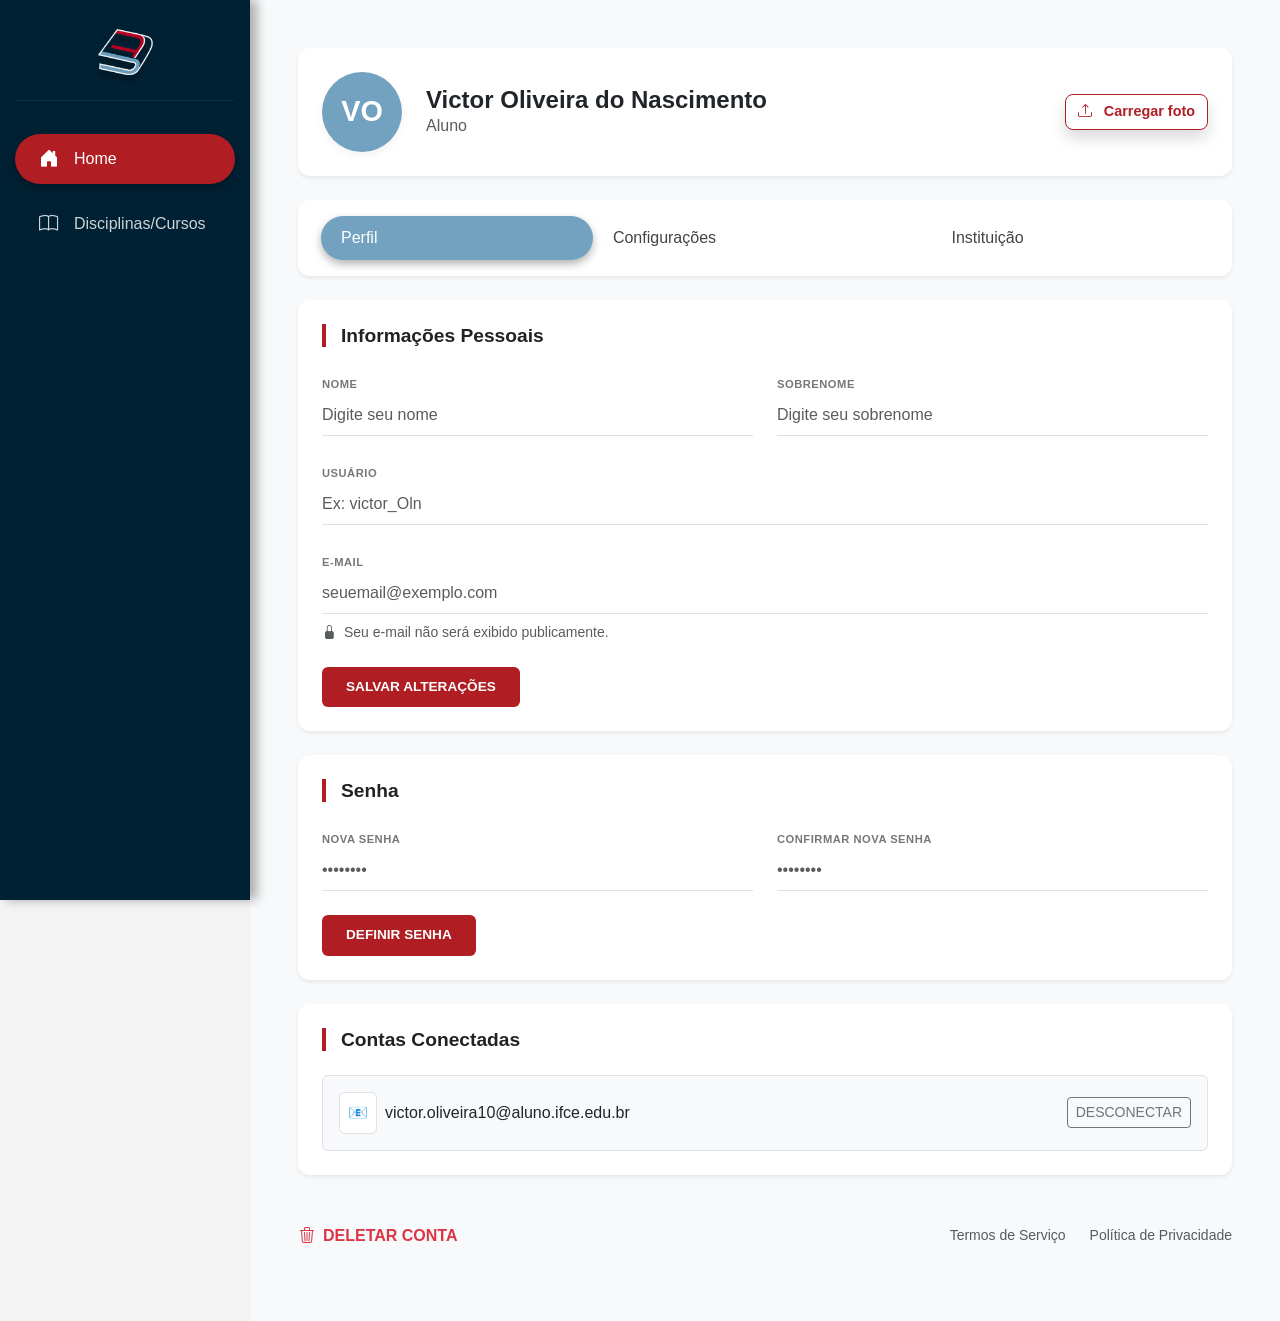
<file: Redesign-FCTOOL/perfil.html>
<!DOCTYPE html>
<html lang="pt-br">
<head>
    <meta charset="UTF-8">
    <meta name="viewport" content="width=device-width, initial-scale=1.0">
    <title>FCTOOL - Perfil</title>
    <link href="https://cdn.jsdelivr.net/npm/bootstrap@5.3.0/dist/css/bootstrap.min.css" rel="stylesheet">
    <link rel="stylesheet" href="https://cdn.jsdelivr.net/npm/bootstrap-icons@1.11.3/font/bootstrap-icons.css">
    <link rel="stylesheet" href="./style.css">
</head>
<body>

    <!-- Menu que só aparece em tela mobile -->
    <div class="offcanvas offcanvas-start" tabindex="-1" id="sidebarMobile">
        <div class="offcanvas-header">
            <img src="./assets/img/logo.png" alt="Logo" class="img-fluid" style="max-width:120px;">
            <button type="button" class="btn-close" data-bs-dismiss="offcanvas"></button>
        </div>
        <div class="offcanvas-body">
            <ul class="nav nav-pills flex-column">
                <li class="nav-item">
                    <a href="index.html" class="nav-link active">
                        <i class="bi bi-house-door-fill me-3"></i> Home
                    </a>
                </li>
                <li class="nav-item">
                    <a href="disciplinas.html" class="nav-link">
                        <i class="bi bi-book me-3"></i> Disciplinas/Cursos
                    </a>
                </li>
            </ul>
        </div>
    </div>

    <div class="container-fluid">
        <!-- adicionei o d-flex e coloquei o nowrap pra não quebrar a linha e invadir o resto do conteúdo -->
        <div class="row d-flex flex-nowrap">
            
            <!-- Não deixa o conteúdo ser esmagado -->
            <div class="col-md-2 px-0 sidebar-fctool d-none d-md-block" style="flex-shrink: 0; min-width: 250px;">
                <div class="sidebar-header">
                    <img src="./assets/img/logo.png" alt="Logo" class="img-fluid logo-fctool">
                </div>
                
                <hr class="mx-3 mt-0 mb-0 opacity-25 text-white">

                <nav class="mt-4">
                    <ul class="nav nav-pills flex-column">
                        <li class="nav-item">
                            <a href="index.html" class="nav-link active">
                                <i class="bi bi-house-door-fill me-3"></i> Home
                            </a>
                        </li>
                        <li class="nav-item">
                            <a href="disciplinas.html" class="nav-link">
                                <i class="bi bi-book me-3"></i> Disciplinas/Cursos
                            </a>
                        </li>
                    </ul>
                </nav>
            </div>

            <!-- tireo o col 10 para uma classe flex-fill do bootstrap que coloca todo o conteúdo fora da sidebar em uma caixa, para que o conteuno não se misture com a sidebar -->
            <div class="flex-fill px-0 bg-light" style="min-height: 100vh; overflow-x: hidden;">
                
                <!-- Header Mobile (Botão Hambúrguer) -->
                <header class="d-md-none p-3 bg-white border-bottom">
                    <button class="btn" type="button" data-bs-toggle="offcanvas" data-bs-target="#sidebarMobile">
                        <i class="bi bi-list fs-2"></i>
                    </button>
                </header>
                
                <main class="p-5">
                    
                   
                    <div class="card card-fctool shadow-sm p-4 mb-4">
                        <div class="d-flex align-items-center justify-content-between flex-wrap gap-3">
                            <div class="d-flex align-items-center">
                                <div class="avatar-perfil me-4">VO</div>
                                <div>
                                    <h4 class="fw-bold mb-0">Victor Oliveira do Nascimento</h4>
                                    <p class="text-muted mb-0">Aluno</p>
                                </div>
                            </div>
                            <button class="btn btn-fctool-outline shadow">
                                <i class="bi bi-upload me-2"></i> Carregar foto
                            </button>
                        </div>
                    </div>
                     <div class="card card-fctool shadow-sm p-2 justify-content-between mb-4">
                        <ul class="nav nav-pills nav-fill nav-perfil">
                            <li class="nav-item"><a class="nav-link active" href="#">Perfil</a></li>
                            <li class="nav-item"><a class="nav-link" href="configuracoes.html">Configurações</a></li>
                            <li class="nav-item"><a class="nav-link" href="instituicao.html">Instituição</a></li>
                        </ul>
                    </div>

                    
                    <div class="card card-fctool shadow-sm p-4 mb-4">
                        <h5 class="titulo-sessao-perfil mb-4">Informações Pessoais</h5>
                        <form class="row g-4">
                            <div class="col-md-6">
                                <label class="label-fctool">NOME</label>
                                <input type="text" class="form-control input-fctool" placeholder="Digite seu nome">
                            </div>
                            <div class="col-md-6">
                                <label class="label-fctool">SOBRENOME</label>
                                <input type="text" class="form-control input-fctool" placeholder="Digite seu sobrenome">
                            </div>
                            <div class="col-12">
                                <label class="label-fctool">USUÁRIO</label>
                                <input type="text" class="form-control input-fctool" placeholder="Ex: victor_Oln">
                            </div>
                            <div class="col-12">
                                <label class="label-fctool">E-MAIL</label>
                                <input type="email" class="form-control input-fctool" placeholder="seuemail@exemplo.com">
                                <small class="text-muted d-flex align-items-center mt-2 gap-2">
                                    <i class="bi bi-lock-fill"></i> Seu e-mail não será exibido publicamente.
                                </small>
                            </div>
                            <div class="col-12">
                                <button type="submit" class="btn btn-fctool-danger px-4">SALVAR ALTERAÇÕES</button>
                            </div>
                        </form>
                    </div>

                    <!-- senha -->
                    <div class="card card-fctool shadow-sm p-4 mb-4">
                        <h5 class="titulo-sessao-perfil mb-4">Senha</h5>
                        <div class="row g-4">
                            <div class="col-md-6">
                                <label class="label-fctool">NOVA SENHA</label>
                                <input type="password" class="form-control input-fctool" placeholder="••••••••">
                            </div>
                            <div class="col-md-6">
                                <label class="label-fctool">CONFIRMAR NOVA SENHA</label>
                                <input type="password" class="form-control input-fctool" placeholder="••••••••">
                            </div>
                            <div class="col-12">
                                <button type="submit" class="btn btn-fctool-danger px-4">DEFINIR SENHA</button>
                            </div>
                        </div>
                    </div>

                    <div class="card card-fctool shadow-sm p-4 mb-4">
                        <h5 class="titulo-sessao-perfil mb-4">Contas Conectadas</h5>
                        <div class="d-flex flex-column flex-md-row justify-content-between align-items-center bg-light p-3 rounded border gap-3">
                            <div class="d-flex align-items-center gap-2 overflow-hidden">
                                <div class="bg-white p-2 rounded border flex-shrink-0">📧</div>
                                <span class="text-break">victor.oliveira10@aluno.ifce.edu.br</span>
                            </div>
                            <button class="btn btn-outline-secondary btn-sm text-nowrap">DESCONECTAR</button>
                        </div>
                    </div>

                    <div class="d-flex justify-content-between align-items-center mt-5 mb-4 text-muted">
                        <button class="btn btn-link text-danger text-decoration-none fw-bold p-0">
                            <i class="bi bi-trash3 me-2"></i>DELETAR CONTA
                        </button>
                        <div class="d-flex gap-4 small fw-medium">
                            <span>Termos de Serviço</span>
                            <span>Política de Privacidade</span>
                        </div>
                    </div>

                </main>
            </div>
        </div>
    </div>

    <script src="https://cdn.jsdelivr.net/npm/bootstrap@5.3.0/dist/js/bootstrap.bundle.min.js"></script>
</body>
</html>
</file>
<file: Redesign-FCTOOL/style.css>
:root {
    /* Variáveis de cor da paleta*/
    --tool-blue-black: #002133; 
    --tool-red: #b01d22;        
    --tool-gray: #f3f3f3;      
    --tool-white: #ffffff;      
    --tool-blue-light: #72a2c0; 
    --tool-blue-hover: #6a9dbc; 
    --tool-divi: #dee2e6;      
    --tool-vinho: #5b1011;
  }


  body {
    background-color: var(--tool-gray); 
    margin: 0; /* pra que cubra a tela toda, chama */
    font-family: "Montserrat", sans-serif; 
    overflow-x: hidden; /* Evita a barra de rolagem horizontal*/
  }



  /*Reaproveitamento de componentes*/

  .login-page, .cadastro-page {
      background-color: var(--tool-gray);
      position: relative; 
      overflow-x: hidden;
      min-height: 100vh; /* Ocupa 100% da altura da tela */
      
      
      display: flex;
      align-items: center;    
      justify-content: center;    
      padding: 20px;         
  }

  /* Faixa bicolor que passa por trás */
  .background-stripe {
      position: absolute;
      width: 100%;
      height: 50px; 
      top: 50%;
      transform: translateY(-50%);
      background: linear-gradient(to right, var(--tool-vinho) 50%, var(--tool-blue-black) 50%);
      z-index: 0; /* Fica lá no fundo */
  }

  /* --- CARDS (LOGIN, CADASTRO E OPTION) --- */

  .login-card-bs, .cadastro-card-modern, .login-card-double {
      position: relative;
      z-index: 2;         
      background: var(--tool-white) !important; 
      border: none;
      box-shadow: 0 15px 35px rgba(0, 0, 0, 0.2);
  }

  /* Ajustes específicos de arredondamento */
  .login-card-bs, .login-card-double { border-radius: 1.5rem !important; }
  .cadastro-card-modern { border-radius: 20px !important; }

  /* Configuração do Card Duplo (Login) */
  .login-card-double {
      overflow: hidden;
      min-height: 500px;
  }

  /* Lado Esquerdo  */
  .brand-side {
      background-color: #631215; 
      border-top-left-radius: 1.5rem;
      border-bottom-left-radius: 1.5rem;
  }

  /* Lado Direito Formulário */
  .right-side {
      border-top-right-radius: 1.5rem;
      border-bottom-right-radius: 1.5rem;
  }

  /* --- FORMULÁRIOS E INPUTS MODERNOS --- */

  .cadastro-title {
      color: #333;
      font-size: 1.8rem;
      letter-spacing: -1px;
  }

  .input-fctool-modern {
      border-bottom: 2px solid #ddd !important;
      margin-bottom: 1rem;
      position: relative;
  }

  .input-fctool-modern .form-control {
      border: none !important;
      border-radius: 0 !important;
      background-color: transparent !important;
      padding-left: 0;
      padding-right: 35px; /* Espaço para o ícone de login */
      font-size: 0.95rem;
      color: #333;
      transition: 0.3s;
  }

  .input-fctool-modern .form-control:focus {
      box-shadow: none;
      border-bottom-color: #00bcd4 !important; /* Cor ciano ao focar */
  }

  /* --- BOTÕES --- */

  .btn-primary-modern {
      background: linear-gradient(to right, #00bcd4 0%, #00acc1 100%);
      color: white;
      border: none;
      border-radius: 50px !important;
      font-size: 0.9rem;
      transition: 0.3s;
  }

  .btn-primary-modern:hover {
      transform: translateY(-2px);
      box-shadow: 0 5px 15px rgba(0, 188, 212, 0.3);
      color: white;
  }

  .btn-google-modern {
      background-color: transparent;
      border: 1px solid #ddd !important;
      color: #555 !important;
      font-size: 0.8rem;
      font-weight: 700;
      border-radius: 50px !important;
      padding: 10px 20px;
      transition: 0.3s;
      text-decoration: none;
      display: flex;
      align-items: center;
      justify-content: center;
  }

  .btn-google-modern:hover {
      background-color: #f8f9fa;
      border-color: #bbb !important;
  }

  .link-fctool { color: #0095ff; }
  .btn-primary-fctool { background-color: #0095ff; border: none; color: white; }
  .custom-form-control { height: 40px; font-size: 0.9rem; }
  .extra-small { font-size: 0.75rem; }
  .bi { line-height: 1; }
  .sidebar-fctool {
    background-color: var(--tool-blue-black);
    height: 100vh;
    position: sticky;
    top: 0;
    left: 0;
    box-shadow: 7px 0 10px rgba(0, 0, 0, 0.3);
    z-index: 1000;
   
  }


  /* Ajuste para os Checkboxes da tela de escolha */
  .custom-check {
      width: 25px !important;
      height: 25px !important;
      margin-right: 10px;
      cursor: pointer;
      border: 2px solid #ccc !important;
  }

  .custom-check:checked {
      background-color: #bc8cc4 !important; /* Cor roxinha da imagem */
      border-color: #bc8cc4 !important;
  }

  .custom-option label {
      cursor: pointer;
      user-select: none;
  }


  .cadastro-page h1 {
      letter-spacing: 1px;
  }

  .sidebar-header {
    height: 100px; /* altura fixa pra logo */
    display: flex; 
    align-items: center; /* Alinha a logo verticalmente*/
    justify-content: center;    /* Centraliza a logo horizontalmente*/
    padding-top: 15px; /* Espaçamento interno*/
  }

  .logo-fctool {
    max-width: 65px; /* Define um limite de largura para a logo, garantindo que não quebre o layout da sidebar */
    height: auto;    /* Mantém a proporção da imagem ao redimensionar a largura, isso daq foi mais pra responsividade, não sabia se o bootstrap fazia isso sozinho*/
  }

  .sidebar-fctool hr {
    margin: 0;
    border: none;
    height: 2px;
    border-top: 1px solid rgba(255, 255, 255, 0.25); 
  }

  .nav-link {
    color: rgba(255, 255, 255, 0.8); 
    font-weight: 500;                 
    transition: 0.3s ease;     /* Efeito de transição suave em todas as mudanças de estado (hover/active) */
    padding: 0.8rem 1.5rem;             
    margin: 8px 15px 8px;  
    
    display: flex;
    align-items: center; /* Alinha o ícone e o texto verticalmente */
    white-space: nowrap; /* nao deixa acontecer a quebra que tava acontecendo */
  }

  .nav-link i{
    margin-right: 10px; /* Espaço entre o ícone e o texto */
    font-size: 1.2rem;
  }

  .nav-link.active {
    background-color: var(--tool-red) !important; 
    border-radius: 25px;                            
    color: white;                                   
    box-shadow: rgba(0, 0, 0, 0.3) 0px 4px 8px;    
    display: flex !important;
    width: auto;
  }

  .nav-link:hover:not(.active) {
    background-color: var(--tool-blue-hover); 
    color: white;                           
    border-radius: 25px;                     
  }


  /*barra superior*/
  .topbar-fctool {
    height: 100px; /* Define a altura fixa da barra de navegação superior */
  }

  .divisor-vertical {
    height: 30px; 
    border-left: 1px solid var(--tool-divi);   
    margin: 0 1rem;                          
  }

  .linha-separadora {
    height: 2px;                               
    background: linear-gradient(to right, var(--tool-red), var(--tool-blue-light)); 
    width: 100%;                               
    margin: 0;                                
  }

  /*Avatar do usuário*/
  .user-avatar {
    width: 40px;                               
    height: 40px;                              
    background-color: var(--tool-blue-light);  
    font-size: 0.8rem;                        
    border-radius: 50%;                       
    display: flex;                             
    align-items: center;                       
    justify-content: center;                   
    color: var(--tool-white);                 
    font-weight: bold;                        
  }


  .welcome-card {
    background-color: var(--tool-white);       /* Fundo branco para se destacar do fundo cinza da página */
    box-shadow: 0 8px 15px rgba(0, 0, 0, 0.2) !important;
    border-radius: 1.5rem;                    
    border: none;                              
    max-width: 900px;                          
    margin: 0 auto;                            /* Centraliza o card horizontalmente na página */
  }

  .card-divider {
    height: 1px;                               
    background-color: var(--tool-red);         
    width: 100%;                               
    margin: 40px 0 20px 0;                     
    opacity: 0.2;                             
  }


  .dot {
    width: 10px;                             
    height: 10px;
    border-radius: 50%;                       
    display: inline-block;                     
  }

  .dot-dark { background-color: var(--tool-blue-black); } 
  .dot-red { background-color: var(--tool-red); }         
  .dot-blue { background-color: var(--tool-blue-light); } 

  /* Footer da página */
  .footer-copy {
    text-align: right;                        
    margin-top: 1.5rem;                      
    padding-right: 22%;                        
    color: #6c757d;                           
    font-size: 0.8rem;                        
  }


  /*Cards da disciplina*/
.container-card {
  border-radius: 15px;
    width: 260px; 
    height: 120px;
    margin-top: 50px;
    position: relative;
}

.icone-card {
    background-color: var(--tool-white);
    width: 90px;
    height: 90px;
    border-radius: 15px;
    padding: 15px;
    position: absolute;
    top: -30px;
    left: 20px; /* Puxei 5px para a esquerda para ganhar espaço no texto */
    z-index: 3;
    box-shadow: 0 18px 30px rgba(0, 0, 0, 0.25);
}

.icone-card img {
    max-width: 100%;
    max-height: 100%;
}

.card-text {
    background-color: var(--tool-red);
    border-radius: 15px;
    height: 120px;
    display: flex;
    padding: 15px;
    position: relative;
    overflow: hidden; /* Corta qualquer vazamento */
}

.conteudo-informativo {
    display: flex;
    flex-direction: column;
    justify-content: space-between; /* Título no topo, status no rodapé */
    width: 100%;
    height: 100%;
}

.titulo-turma {
    font-weight: bold;
    font-size: 1.1rem;
    color: white;
    margin: 0;
    line-height: 1.1; 
    align-self: flex-end;   
    text-align: left;   
    display: -webkit-box;
    -webkit-line-clamp: 2;
    -webkit-box-orient: vertical;
    overflow: hidden;
    text-overflow: ellipsis;  /* Adiciona ... na 2ª linha se o nome for gigante */
    white-space: normal;      /* Permite a quebra de linha */
    max-width: 120px;         /* Limite de largura para não bater no ícone */
    word-break: break-word;   /* Ajuda a quebrar no lugar certo se a palavra for muito grandona */
}

.status-aula {
    display: block;
    text-align: center;
    font-size: 0.85rem; 
    font-weight: 500;
    color: white;
    width: 100%;
    margin-bottom: 2px;
    white-space: nowrap;
    overflow: hidden;
    text-overflow: ellipsis;
} 

/* Botão de entrar em nova turma */
  .container-entrar {
    background-color: var(--tool-blue-black);  
    border-radius: 15px;                       
  }

  .btn-Entrar {
    background-color: var(--tool-red);     
    border: none;                              
    border-radius: 8px;                        
    color: var(--tool-white);                  
  }

  .btn-Entrar:hover {
    transform: translateY(-6px); /* Efeito de futuar */
  }

  /*aqui eu deu uma reaproveitada em alguns cards, por que usei a mesma lpgística tanto pro da turma, quanto pro da de disciplina*/
  .container-aluno {
    width: 100%;
    max-width: 300px;                              /* Define a largura padrão dos cards*/
    position: relative;                        /* tive que colocar isso pra conseguir botar o fundo colorido */
    margin-top: 20px;                          /* Espaço pra aparecer o fundo e dar aquele efeito escada */
    transition: transform 0.25s ease, box-shadow 0.25s ease; 
  }

  .container-aluno:hover { 
    transform: translateY(-6px); /* Move o card inteiro para cima ao passar o mouse, flutuandoooo */
  }



  .container-aluno:nth-child(odd) .btn-VerAula,
  .lista-aulas .container-aluno:nth-child(odd) .btn-VerAula-final { background-color: var(--tool-blue-black); }


  .container-aluno:nth-child(even) .btn-VerAula,
  .lista-aulas .container-aluno:nth-child(even) .btn-VerAula-final { background-color: var(--tool-red); }

  /*a parte mais difícil de fazer foi esse diabo aqui*/
  .fundo-cor-card {
    position: absolute; /* Tira o elemento da ordem normal para colocá-lo atrás do card principal   */
    top: -7px; /* Faz a cor fazer o efeito de escada */
    left: 15px;                                
    width: 273px; /* Largura menor que o card principal pra dar o efeito que eu coloquei no figma */
    height: 65px;                              
    background-color: var(--tool-blue-black);  
    border-radius: 22px;                       
    z-index: 1; /* Fica na camada de trás */
  }


  .container-aluno:nth-child(even) .fundo-cor-card { background-color: var(--tool-red); }

  /*Card do aluno, parte principal*/
  .card-text-aluno {
    background-color: var(--tool-white);       
    min-height: 160px;/* Garante que todos os cards tenham o mesmo tamanho mínimo na grade */
    padding: 30px;/* Espaçamento interno*/
    border-radius: 22px;                       
    position: relative;                        
    z-index: 2;/* Fica na camada da frente, escondendo parte da aba colorida */
    box-shadow: 0 15px 30px rgba(0, 0, 0, 0.12);
    transition: box-shadow 0.25s ease;         /* Suaviza a mudança da sombra durante o hover */
  }
  .aulas-page .card-text-aluno p{
    display: -webkit-box;
    -webkit-line-clamp: 2;    /* Limita a no máximo 2 linhas */
    -webkit-box-orient: vertical;
    overflow: hidden;         /* Esconde o que sobrar */
    text-overflow: ellipsis;  /* Adiciona os "..." */
    word-break: break-all;
  }

  .container-aluno:hover .card-text-aluno {
    box-shadow: 0 20px 40px rgba(0, 0, 0, 0.18); 
  }

  /* Ícone do card do aluno o containerzin da imagem */
  .icone-card-aluno {
    width: 70px;                               /* Dimensões do quadrado de fundo do ícone */
    height: 70px;
    border-radius: 20px;                      
    background: #f1f1f1;                       /* Cinza muito claro para o fundo do ícone */
    display: flex;                            
    align-items: center;
    justify-content: center;
    flex-shrink: 0; /* Impede que o container do ícone seja esmagado se o título for grande */
    box-shadow: 0 10px 20px rgba(0, 0, 0, 0.15);
  }

  .icone-card-aluno img { max-width: 55%; }      /* Garante que o ícone interno não ultrapasse o container cinza */

  .titulo-disciplina {
    font-weight: 600; /* Fonte em negrito para destaque do nome da aula */
    margin: 0;  /* Remove margens padrão de tags h5/h6 */
    max-width: 140px;  /* Limita a largura para evitar que nomes gigantes quebrem o layout */
    white-space: nowrap;  /* Impede que o texto pule para a linha de baixo */
    overflow: hidden;   /* Esconde a parte do texto que ultrapassar os 140px */
    text-overflow: ellipsis;    /* Adiciona os "..." automaticamente no final de nomes longos */
  }

  /* Botões ver aula */
  .btn-VerAula {
    background-color: var(--tool-blue-black);  
    color: white;                             
    border-radius: 14px;                    
    border: none;                           
    width: 120px;                         
    transition: all 0.25s ease;                
  }

  .btn-VerAula:hover {
    background-color: var(--tool-blue-black);  
    transform: scale(1.05);                   
  }


  .lista-aulas {
    display: flex;                             
    flex-wrap: wrap;                          
    gap: 16px;                               
  }

  .lista-aulas .container-aluno {
    flex: 0 0 300px;     /* Garante que os cards não estiquem nem encolham, mantendo 300px fixos */
  }

  /* Alternância de cores ímpar/par usando variáveis de escopo local */
  .lista-aulas .container-aluno:nth-child(odd) { --card-color: var(--tool-blue-black); } 
  .lista-aulas .container-aluno:nth-child(even) { --card-color: var(--tool-red); }       

  .aulas-page .container-aluno { 
    transform: scale(0.88); /* Diminui os cards em 12% nesta página específica para caberem mais itens */
    transform-origin: top center;/* Define que o encolhimento aconteça a partir do topo */
  }

  .aulas-page .card-text-aluno > div:not(.topo-aula-card) { 
    padding: 16px 24px !important;             /* Ajuste de respiro para o conteúdo de texto da aula */
    min-height: auto;                          /* Remove a restrição de altura mínima nesta página */
  }

  .aulas-page .topo-aula-card { 
    padding: 16px !important;                  /* Reduz o padding interno do cabeçalho do card */
    margin-bottom: -7px !important;            /* Ajuste negativo para aproximar o cabeçalho do corpo do card */
  }

  .card-text-aluno > div:not(.topo-aula-card){
    overflow-wrap: break-word;                 /*quebra palavras longas para não estourar o card */
    word-wrap: break-word;
    word-break: break-word;
  }

  /* Descrição alinhada à esquerda */
  .aulas-page .card-text-aluno > div:nth-of-type(2) {
    text-align: left !important;               /* Força o alinhamento à esquerda*/
    margin-bottom: 5px !important;            
    width: 100%;                               /* Ocupa toda a largura disponível para o alinhamento funcionar */
  }

  /* Topo do card (Cabeçalho colorido dentro do card de aula) */
  .topo-aula-card {
    width: 100%;                              
    padding: 24px;                            
    text-align: center;                       
    border-radius: 20px;                       
    background-color: var(--card-color);       
    color: white;                          
  }

  /* Botão final do card aula */
  .btn-VerAula-final {
    background-color: var(--card-color);       
    color: white;                              
    border-radius: 12px;                     
    border: none;                             
    font-weight: 600;                          
    padding: 10px 24px;                       
    margin-bottom: 24px;                       
    transition: all 0.25s ease; /* Suaviza escala e transparência no hover */
  }

  .btn-VerAula-final:hover {
    transform: scale(1.05);                   
    opacity: 0.9;                             /
  }

  /* Caixa do modal */
  .modal-content {
      border: none;
      border-radius: 20px;
      padding: 10px;
  }

  /* Título principal */
  .modal-body h5 {
      color: var(--tool-blue-black);
  }

  /* Texto descritivo */
  .modal-body p {
      font-size: 0.9rem;
  }

  /* Input custom */
  .modal-body input {
      height: 45px;
      border-radius: 12px;
      border: 1px solid #e0e0e0;
      padding-left: 15px;
  }

  .modal-body input:focus {
      box-shadow: none;
      border-color: #dc3545; /* vermelho */
  }

  /* Botão principal */
  .modal-body .btn-danger {
      border-radius: 12px;
      padding: 10px 30px;
      font-weight: 600;
  }



/* --- Cards dos perfis --- */
.card-fctool {
    border: none;
    border-radius: 12px;
    background-color: #fff;
    margin-bottom: 1.5rem;
}

/* --- 2. avatar de perfil o VO */
.avatar-perfil {
    width: 80px;
    height: 80px;
    background-color: #72a2c0; 
    color: white;
    border-radius: 50%;
    display: flex;
    align-items: center;
    justify-content: center;
    font-size: 1.8rem;
    font-weight: bold;
    box-shadow: 0 4px 8px rgba(0,0,0,0.05);
}


.nav-perfil .nav-link {
    color: #444;
    font-weight: 500;
    padding: 10px 20px;
    transition: 0.3s;
}

.nav-perfil .nav-link.active {
    background-color: #72a2c0 !important;
    color: white !important;
}

/* --- barrinhas vermeia --- */
.titulo-sessao-perfil {
    font-weight: 700;
    font-size: 1.2rem;
    color: #222;
    border-left: 4px solid var(--tool-red);
    padding-left: 15px;
    display: flex;
    align-items: center;
}

/* ---  --- */
.label-fctool {
    font-size: 0.7rem;
    font-weight: 700;
    color: #777;
    text-transform: uppercase;
    letter-spacing: 0.5px;
    margin-bottom: 0px;
}

.input-fctool {
    border: none !important;
    border-bottom: 1.5px solid #e0e0e0 !important;
    border-radius: 0 !important;
    padding: 8px 0 !important;
    font-weight: 400;
    background-color: transparent !important;
    color: #333;
}

.input-fctool:focus {
    box-shadow: none !important;
    border-bottom-color: var(--tool-red) !important;
}


.btn-fctool-danger {
    background-color: var(--tool-red);
    color: white;
    font-weight: 700;
    font-size: 0.85rem;
    border-radius: 6px;
    padding: 10px 20px;
    border: none;
    transition: 0.2s;
}

.btn-fctool-danger:hover {
    background-color: #a01a1a;
    color: white;
}

.btn-fctool-outline {
    border: 1.5px solid var(--tool-red);
    color: var(--tool-red);
    font-weight: 600;
    font-size: 0.9rem;
    border-radius: 8px;
    background: white;
}


.bg-light-fctool, .conta-conectada-item {
    background-color: #f8f9fa;
    border: 1px solid #eee;
}

.info-email {
    color: #888;
    font-size: 0.8rem;
    margin-top: 25px;
}

.campo {
    display: flex;
    flex-direction: column;
    margin-bottom: 135px; 
}


.opcao-privacidade {
    background-color: #f9f9f9;
    border-color: #eee !important;
    transition: 0.3s;
    cursor: pointer;
}

.opcao-privacidade:hover {
    background-color: #f1f1f1;
}

.check-fctool {
    width: 1.2rem;
    height: 1.2rem;
    cursor: pointer;
}

.check-fctool:checked {
    background-color: var(--tool-red) !important;
    border-color: var(--tool-red) !important;
}



.container-card-turma {
    width: 320px;
    background-color: var(--tool-red);
    border-radius: 20px;
    padding: 20px;
    position: relative;
    margin-top: 40px;
    color: white;
}

.icone-moldura-azul {
    position: absolute;
    top: -35px;
    left: 20px;
    width: 110px;
    height: 105px;
    background: white;
    border-radius: 15px;
    display: flex;
    align-items: center;
    justify-content: center;
    box-shadow: 0 10px 20px rgba(0,0,0,0.2);
}

.corpo-card-turma {
    text-align: right;
    margin-bottom: 25px;
  
}

.titulo-turma-prof {
  word-break: break-all;
  overflow: hidden;
  display: -webkit-box;
  -webkit-line-clamp: 2;
  -webkit-box-orient: vertical;
    font-weight: 800;
    font-size: 1.5rem;
    margin-bottom: 0;
}

.status-turma-prof {
    font-size: 0.9rem;
    text-decoration: underline;
    opacity: 0.9;
}

.footer-turma-prof {

    display: flex;
    gap: 15px;
    border-top: 1px solid rgba(255,255,255,0.2);
    padding-top: 15px;
}

.link-turma-prof {
    color: white !important;
    text-decoration: underline !important;
    font-size: 0.8rem;
    display: flex;
    align-items: center;
}

.link-turma-prof img {
    width: 18px;
    margin-right: 5px;
}

/* Container que envolve os links  */
.sidebar-submenu-container {
    background-color: var(--tool-blue-light); 
    border-radius: 15px;
    margin: 5px 15px; /* Afasta das bordas da sidebar */
    padding: 15px;
}


.link-submenu {
    color: white !important; /* Força o texto ficar branco */
    text-decoration: underline !important; /* Garante o sublinhado */
    font-size: 0.85rem;
    display: flex;
    align-items: center;
    justify-content: start;
    padding: 8px 0;
    transition: 0.3s;
}

.link-submenu:hover {
    opacity: 0.8;
    color: white !important;
}


.link-submenu i {
    color: white !important;
}



/*Minhas Turmas, cuidaaaaaaaaaaaaaaaaaaaaa*/
.btn-red-prof, 
.btn-dark-prof, 
.btn-dark-red-prof,
.btn-blue-light {
    font-size: 0.75rem;
    font-weight: bold;
    border-radius: 8px;
    color: white;
    border: none;
    
  
    min-width: 110px;    /* Garante que todos tenham a mesma largura mínima */
    height: 38px;       /* Garante que todos tenham a mesma altura */
    display: inline-flex;
    align-items: center;
    justify-content: center;
    padding: 0 15px;    
    transition: 0.2s;
}

/* Cores específicas para cada tipo de botão do professor */
.btn-red-prof {
    background-color: var(--tool-red);
}

.btn-dark-prof {
    background-color: var(--tool-blue-black);
}

.btn-dark-red-prof {
    background-color: var(--tool-vinho);
}

.btn-blue-light {
    background-color: var(--tool-blue-light);
}

  
.btn-red-prof:hover, 
.btn-dark-prof:hover, 
.btn-dark-red-prof:hover, 
.btn-blue-light:hover {
    opacity: 1;
    color: white !important; 
    filter: brightness(1.2); 
    transform: translateY(-2px); 
    box-shadow: 0 4px 8px rgba(0,0,0,0.2);
}


.btn-red-prof:hover { background-color: var(--tool-red) !important; }
.btn-dark-prof:hover { background-color: var(--tool-blue-black) !important; }
.btn-dark-red-prof:hover { background-color: var(--tool-vinho) !important; }
.btn-blue-light:hover { background-color: var(--tool-blue-light) !important; }


.bg-light-404 {
    background-color: var(--tool-gray); 
    font-family: 'Montserrat', sans-serif;
}

.error-code-container {
    height: 180px;
    display: flex;
    align-items: center;
    justify-content: center;
}


.error-bg-text {
    font-size: 12rem;
    color: rgba(176, 29, 34, 0.08); 
    letter-spacing: 15px;
}

.error-main-text {
    font-size: 5rem;
    color: var(--tool-red); 
    margin: 0;
}

.btn-outline-fctool {
    border: 1px solid #ddd;
    background: white;
    color: #444;
    padding: 10px 25px;
    border-radius: 8px;
    font-weight: 500;
    transition: 0.3s;
}







  /* Responsividade (Media Queries para telas de celular/tablet) */
  @media (max-width: 768px) {
    .footer-copy { text-align: center; padding-right: 0; } /* Centraliza o copyright no mobile */
    main { padding: 20px; }                                 /* Reduz o espaçamento geral da página */
    .welcome-card { padding: 25px; }                        /* Compacta o card de boas-vindas */
    .container-aluno { width: 100%; }                       /* Faz os cards ocuparem a largura total da tela no celular */
    .card-text-aluno { flex-direction: column; text-align: center; } /* Empilha ícone e texto verticalmente no mobile */
    .icone-card-aluno { margin-bottom: 15px; }              /* Espaço entre ícone e texto no modo empilhado */
    .titulo-disciplina { 
      max-width: 100%;                                      /* Remove o limite de largura do título */
      white-space: normal;                                  /* Permite que o título quebre linhas no celular */
      text-overflow: unset;                                 /* Remove as reticências para mostrar o nome todo */
    }
    .sidebar-fctool {
      background-color: var(--tool-blue-black);
      display: none;
    }
    .offcanvas{
      background-color: var(--tool-blue-black) !important;
      color: white; /* Garante que o texto geral fique visível */
    }
  .offcanvas-header {
      display: flex;
      flex-direction: column; /* Empilha a logo e o botão de fechar */
      align-items: center;    /* Centraliza horizontalmente no flex */
      position: relative;     
      padding-top: 2rem;      /* Dá um respiro no topo */
    }

    .offcanvas-header img {
      margin: 0 auto;         /* Margem automática nas laterais */
      display: block;         /* Garante que a imagem se comporte como bloco */
      max-width: 120px;       
      border-bottom: 1px solid rgba(255, 255, 255, 0.1);
    }


    .offcanvas-header .btn-close {
      position: absolute;
      top: 15px;
      right: 15px;
      margin: 0;
      filter: invert(1) grayscale(100%) brightness(200%);
    }

    
    /* Faz os cards ocuparem a largura total da linha no mobile */
    .container-aluno {
      width: 100%;
      max-width: 320px; /* Limite para não ficar gigante em tablets */
      margin-left: auto;
      margin-right: auto;
    }

    /* O fundo 'escada' precisa ser menor que o card da frente */
    .fundo-cor-card {
      width: 90%;      /* Em vez de fixo, ele ocupa 90% do card pai */
      left: 5%;        /* Centraliza o fundo (5% de cada lado sobra) */
      top: -10px;      /* Mantém ele subindo um pouco */
      height: 60px;
      z-index: 1;
    }

    /* Garante que o card da frente fique por cima */
    .card-text-aluno {
      width: 100%;
      z-index: 2;
      position: relative;
    }

    /* Impede que o texto e o switch briguem por espaço */
      .topbar-fctool {
          height: auto !important; /* Deixa a barra crescer conforme o conteúdo */
          flex-wrap: wrap;        /* Permite que os itens pulem linha */
          padding: 15px !important;
          gap: 10px;
      }

      .topbar-fctool .ps-2 {
          width: 100%;           /* Título ocupa a linha toda */
          text-align: center;
          padding-left: 0 !important;
      }

      .topbar-fctool .ms-auto {
          margin: 0 auto !important; /* Centraliza o switch Light/Dark */
      }
      /* No mobile, o card volta a ser simples , fica só um*/
        @media (max-width: 991px) {
          .login-card-double {
              max-width: 400px;
              }
            .right-side {
                border-radius: 1.5rem !important;
            }
        }
          /* Ajustes para Celular */
@media (max-width: 576px) {
    main.p-5 {
        padding: 1.5rem !important; /* Diminui o recuo de 5 para 1.5 no mobile */
    }
    
    .avatar-perfil {
        width: 70px;
        height: 70px;
        font-size: 1.4rem;
    }

    .titulo-sessao-perfil {
        font-size: 1.1rem;
    }
    
    /* Faz o item de conta conectada empilhar o botão */
    .conta-conectada-item {
        flex-direction: column;
        align-items: flex-start !important;
        gap: 15px;
    }
    
    .conta-conectada-item button {
        width: 100%;
    }
}


  }
</file>
